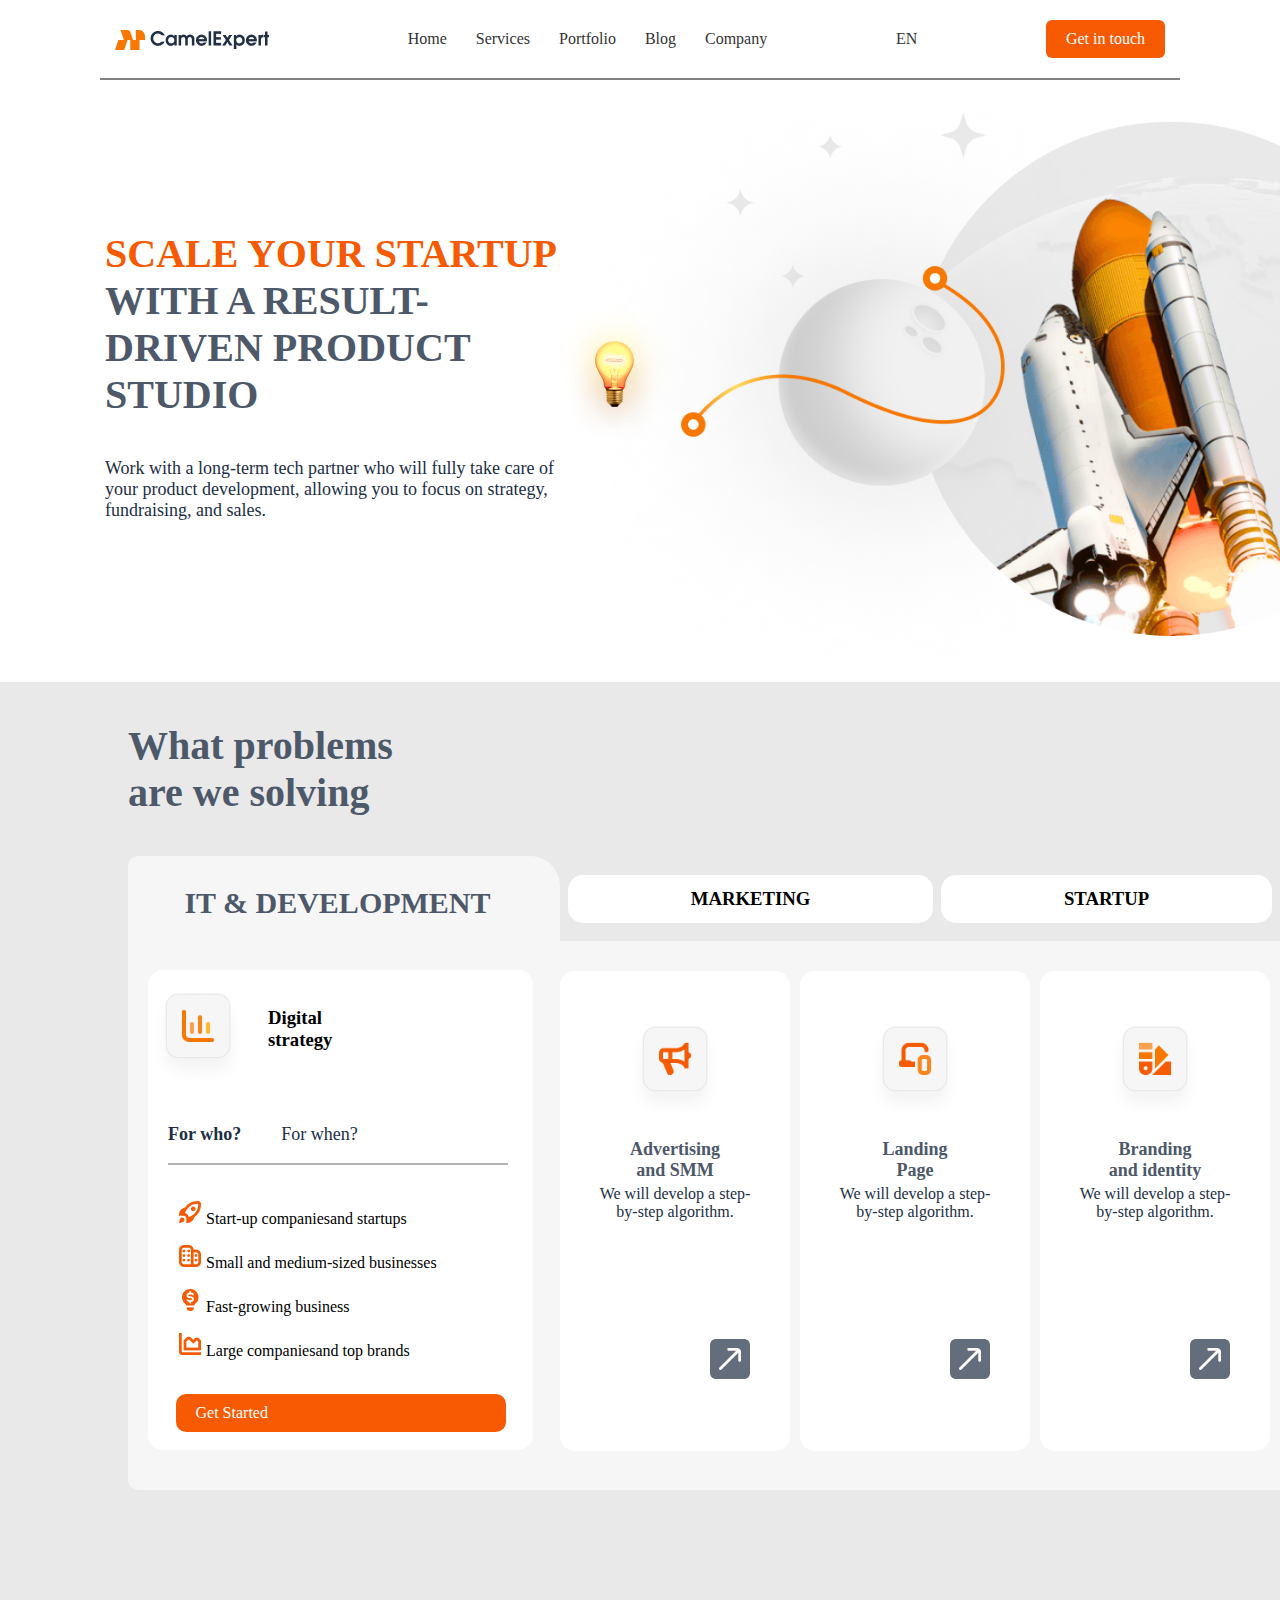
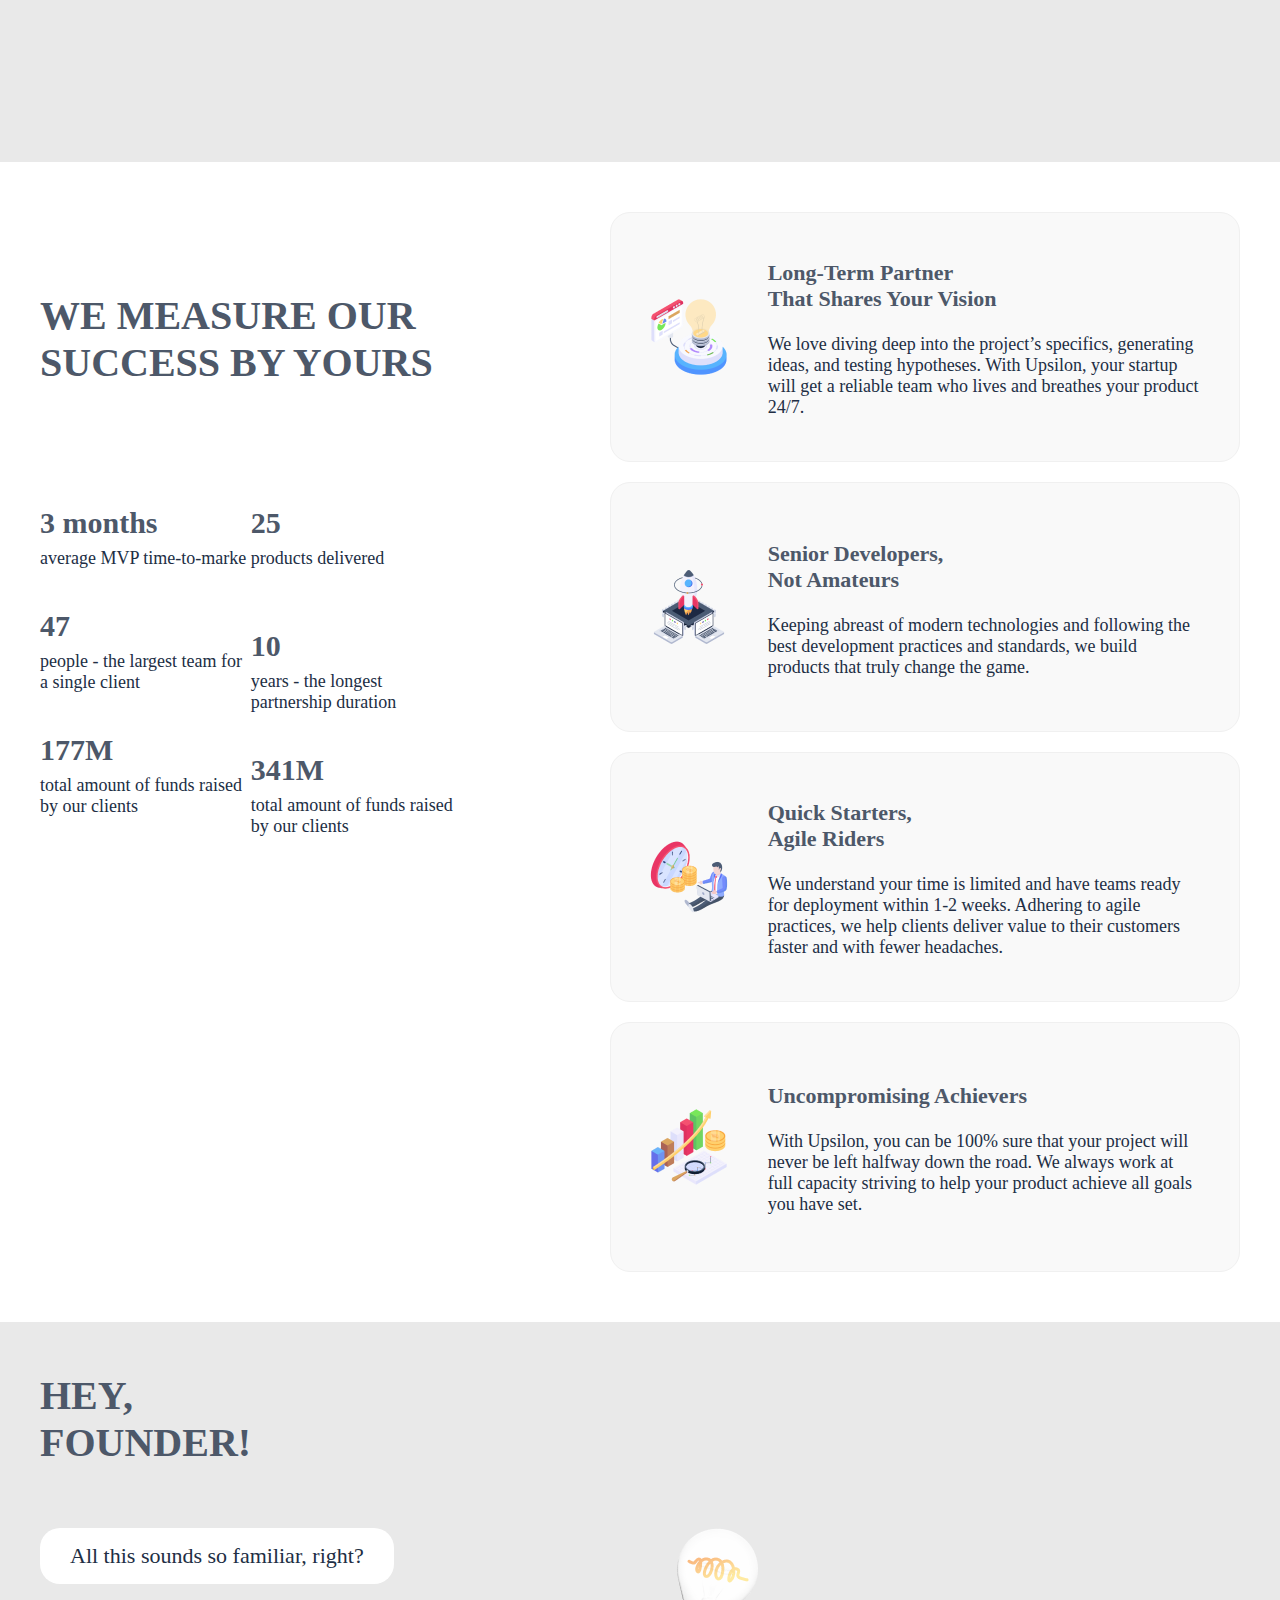
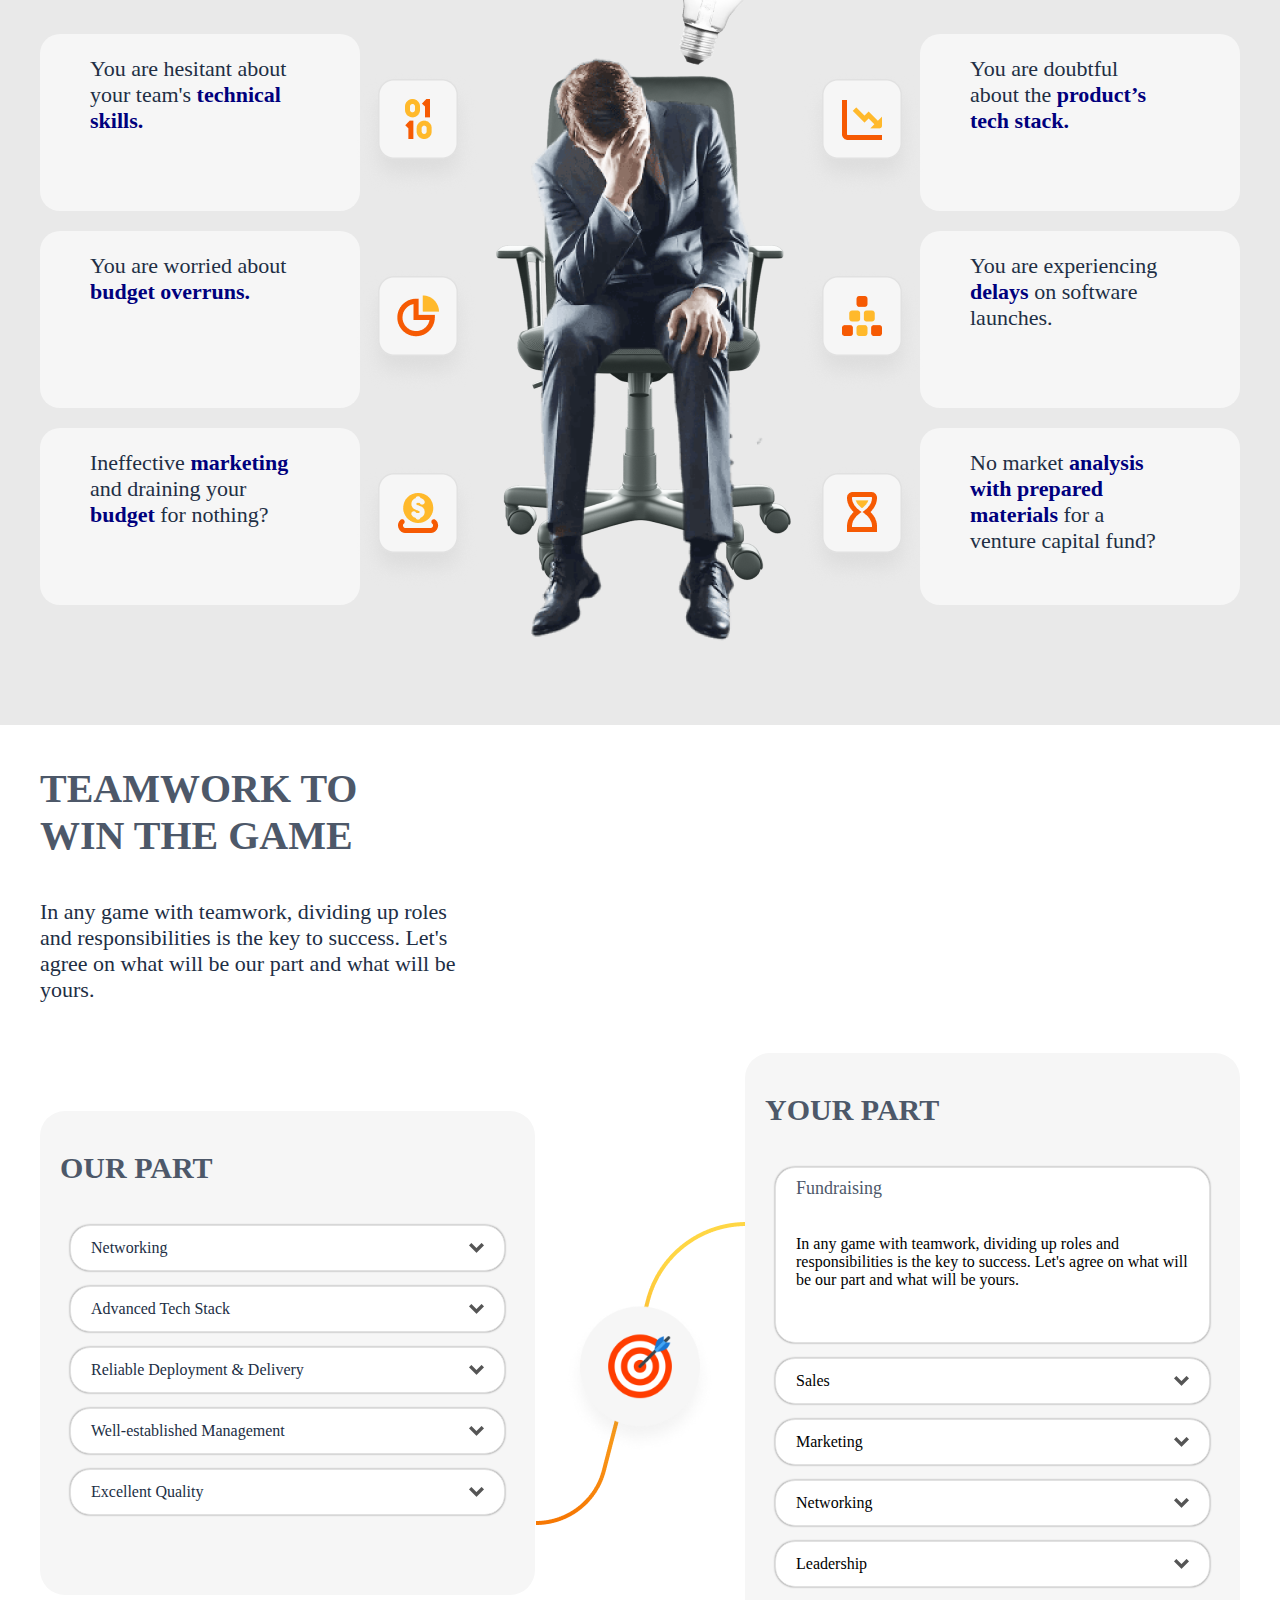
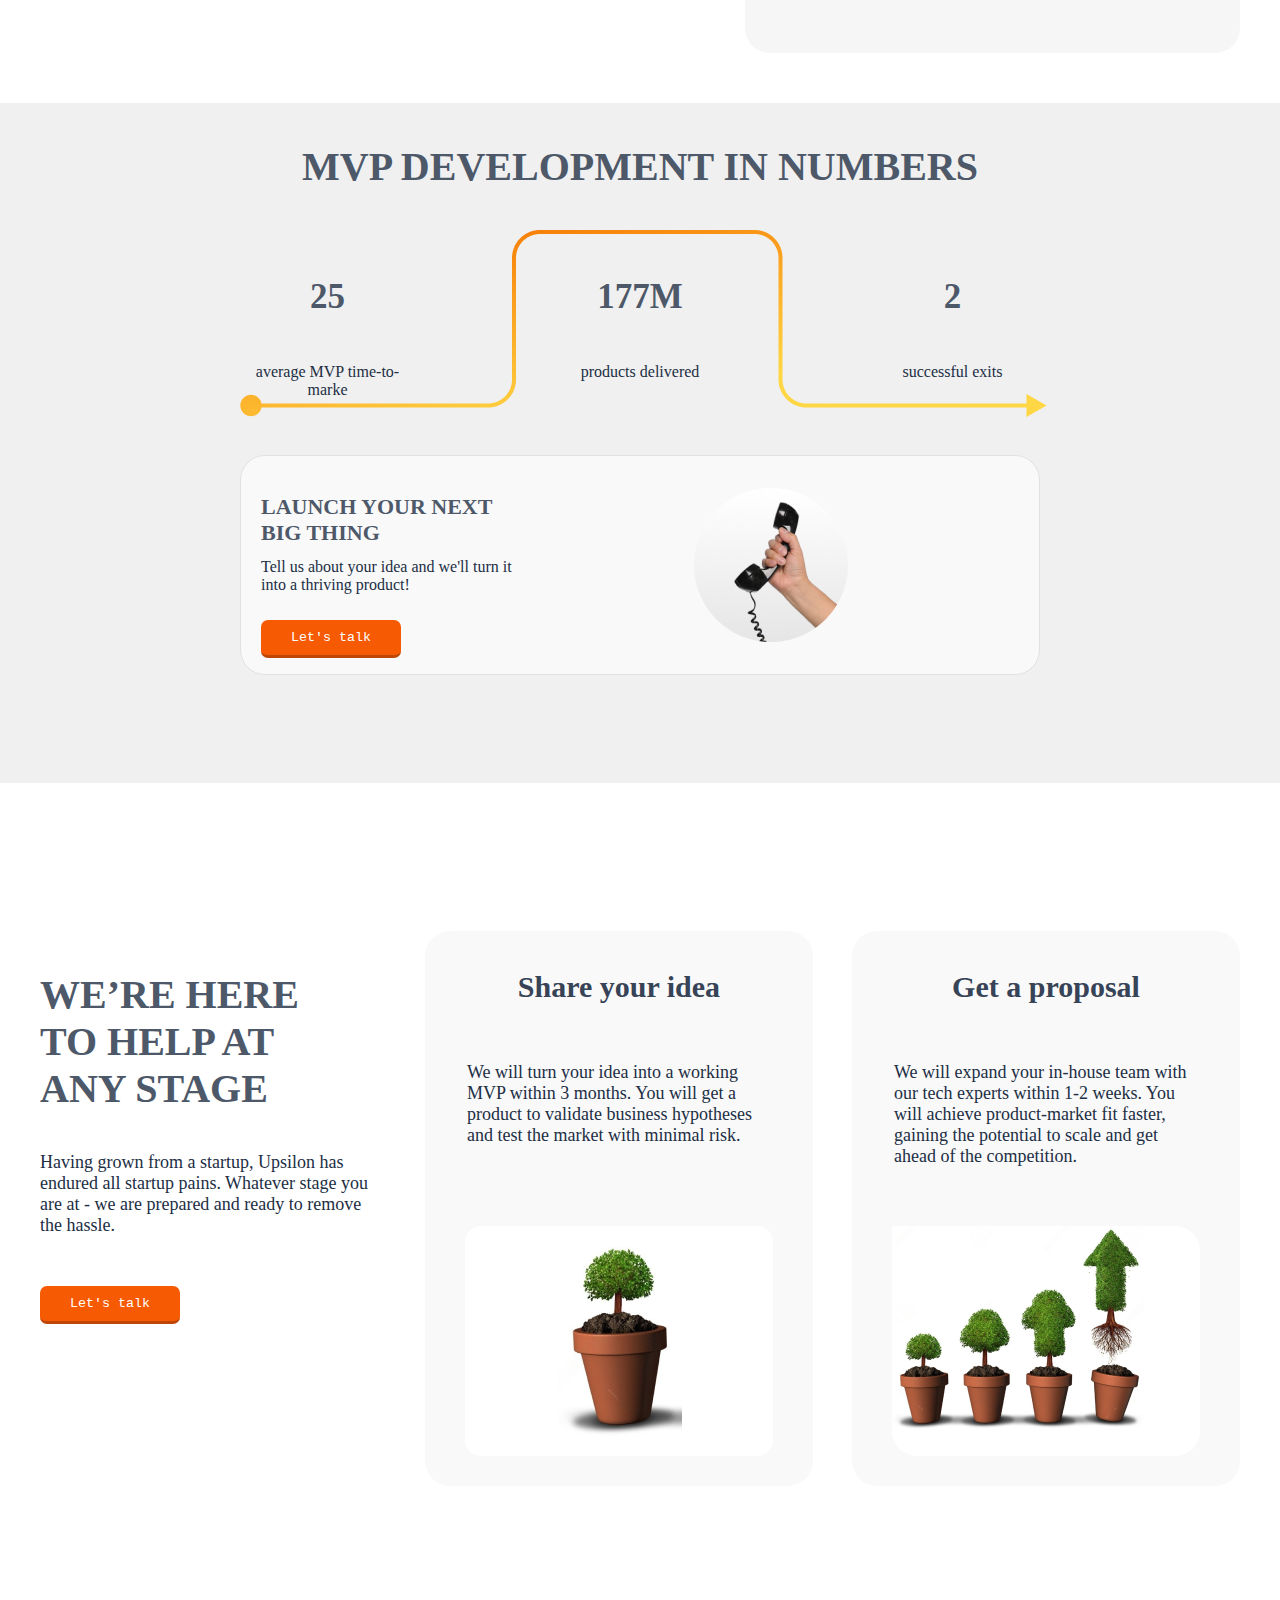
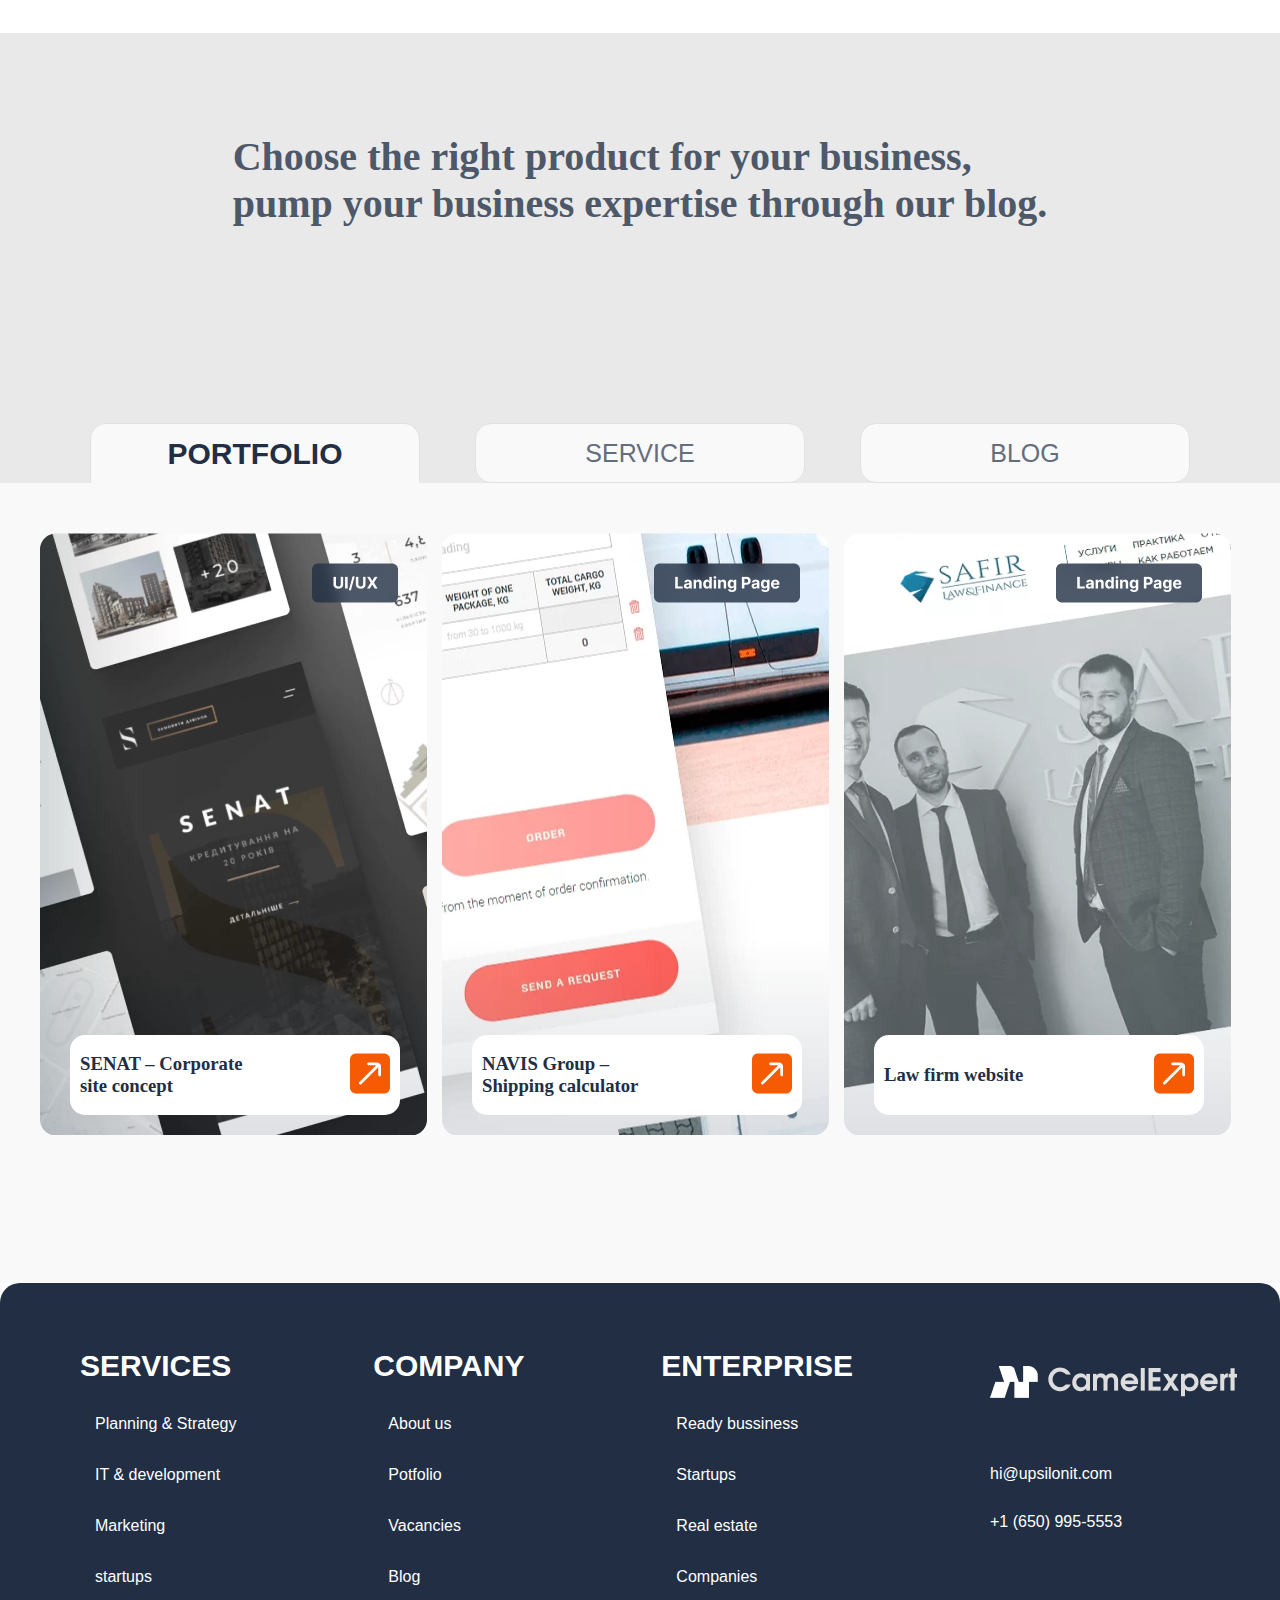
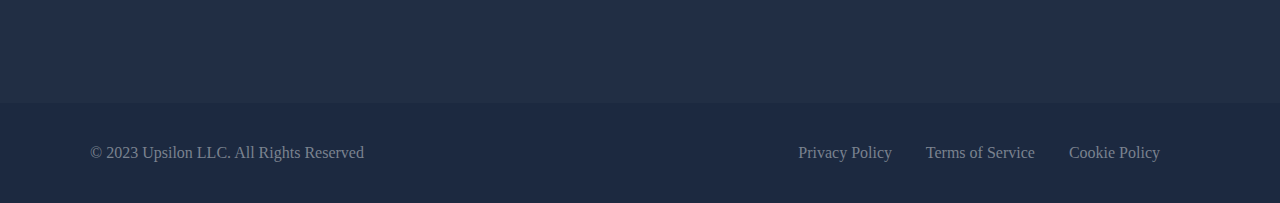
<file: index.html>
<!DOCTYPE html>
<html lang="en">
  <head>
    <meta charset="UTF-8" />
    <meta name="viewport" content="width=device-width, initial-scale=1.0" />
    <title>CamelExpert</title>
    <link
      rel="stylesheet"
      href="https://cdnjs.cloudflare.com/ajax/libs/font-awesome/6.5.2/css/all.min.css"
      integrity="sha512-SnH5WK+bZxgPHs44uWIX+LLJAJ9/2PkPKZ5QiAj6Ta86w+fsb2TkcmfRyVX3pBnMFcV7oQPJkl9QevSCWr3W6A=="
      crossorigin="anonymous"
      referrerpolicy="no-referrer"
    />
    <link rel="stylesheet" href="./style.css" />
  </head>
  <body>
    <header>
      <!-- navbar -->
      <nav class="header__nav">
        <a class="header__navbar-logo" href="#">
          <img
            style="margin-right: 5px"
            src="./svg/Home-logo.svg"
            alt="header-logo"
          /><img src="./images/CamelExpert.png" alt="" />
        </a>
        <div class="header__navbar-list">
          <a href="./due.html">
            <i class="header-icon fa-solid fa-house"></i> Home
          </a>
          <a href="#">
            <i class="header-icon fa-solid fa-rocket"></i> Services</a
          >
          <a href="#">
            <i class="header-icon fa-solid fa-briefcase"></i> Portfolio
          </a>
          <a href="#"> <i class="header-icon fa-solid fa-wifi"></i> Blog</a>
          <a href="#">
            <i class="header-icon fa-solid fa-chart-bar"></i> Company</a
          >
        </div>
        <div class="header__navbar-languagebuy">
          <a href="#"><i class="header-icon1 fa-solid fa-globe"></i> EN</a>
          <a href="#">
            <i class="header-icon2 fa-solid fa-cart-shopping"></i>
          </a>
        </div>
        <a class="header__navbar-btn" href="#">Get in touch</a>
      </nav>
      <!-- header -->
      <div class="header-main">
        <div class="header__text">
          <h3 class="header-title">
            <span style="color: rgba(246, 90, 3, 1)">SCALE YOUR STARTUP</span>
            WITH A RESULT-DRIVEN PRODUCT STUDIO
          </h3>
          <p class="header-text">
            Work with a long-term tech partner who will fully take care of your
            product development, allowing you to focus on strategy, fundraising,
            and sales.
          </p>
        </div>
        <img class="rocketmini" src="./images/rocketmini.png" alt="" />
        <img class="rocket-img" src="./images/rocket.png" alt="" />
        <img src="./images/lamp.png" alt="" class="lamp" />
      </div>
    </header>
    <section class="problem__solving">
      <div class="problem__solving-wrapper">
        <h3 class="problem__solving-title">
          What problems <br />
          are we solving
        </h3>
        <div class="problem__solving-card-all">
          <div class="problem__solving-container">
            <div class="problem__solving-parts">
              <h3 class="problem__solving-parts-title">IT & DEVELOPMENT</h3>
            </div>
            <div class="problem__solving-cards">
              <div class="problem__solving-card">
                <div class="statistic__problem-card">
                  <img src="./images/statistic problem solving.png" alt="" />
                  <h3>
                    Digital <br />
                    strategy
                  </h3>
                </div>
                <div class="statistic__problem-card-part">
                  <p style="font-weight: 700; color: rgba(33, 46, 68, 1)">
                    For who?
                  </p>
                  <p>For when?</p>
                </div>
                <div class="it-development-mutation">
                  <p>
                    <img src="./svg/minirocket.svg" alt="" /> Start-up
                    companiesand startups
                  </p>
                  <p>
                    <img src="./images/iconbino.png" alt="" /> Small and
                    medium-sized businesses
                  </p>
                  <p>
                    <img src="./images/dollorlamp.png" alt="" /> Fast-growing
                    business
                  </p>
                  <p>
                    <img src="./images/statistikcha.png" alt="" /> Large
                    companiesand top brands
                  </p>
                </div>
                <a class="it__development-btn" href="#">
                  Get Started
                  <span><i class="fa-solid fa-arrow-turn-up"></i></span>
                </a>
              </div>
            </div>
          </div>
          <div class="problem__solving-other">
            <div class="other-card-title">
              <h3 id="marketing-title">MARKETING</h3>
              <h3 id="startup-title">STARTUP</h3>
            </div>
            <div class="other-cards-wrapper">
              <div class="problem__solving-card problem__solving-cardmini">
                <img class="other-card-img" src="./images/karnay.png" alt="" />

                <h3 class="other-card-title-inside">
                  Advertising <br />
                  and SMM
                </h3>
                <p class="other-card-text">
                  We will develop a step- <br />by-step algorithm.
                </p>
                <a href="#"
                  ><img id="arrowlink" src="./images/arrowlink.png" alt=""
                /></a>
              </div>
              <div class="problem__solving-card problem__solving-cardmini">
                <img
                  class="other-card-img"
                  src="./images/komp-mobile.png"
                  alt=""
                />
                <h3 class="other-card-title-inside">
                  Landing <br />
                  Page
                </h3>
                <p class="other-card-text">
                  We will develop a step- <br />by-step algorithm.
                </p>
                <a href="#">
                  <img id="arrowlink" src="./images/arrowlink.png" alt="" />
                </a>
              </div>
              <div class="problem__solving-card problem__solving-cardmini">
                <img class="other-card-img" src="images/corner.png" alt="" />
                <h3 class="other-card-title-inside">
                  Branding <br />
                  and identity
                </h3>
                <p class="other-card-text">
                  We will develop a step- <br />by-step algorithm.
                </p>
                <a href="#">
                  <img id="arrowlink" src="./images/arrowlink.png" alt="" />
                </a>
              </div>
            </div>
          </div>
        </div>
      </div>
    </section>
    <section class="employer">
      <div class="employer-wrapper">
        <div class="employer__text">
          <h3 class="employer-title">WE MEASURE OUR SUCCESS BY YOURS</h3>
          <div class="employer-text">
            <div class="employer-text-left">
              <div class="employer-text-left-minicard">
                <h4>3 months</h4>
                <p>average MVP time-to-marke</p>
              </div>
              <div class="employer-text-left-minicard">
                <h4>47</h4>
                <p>people - the largest team for a single client</p>
              </div>
              <div class="employer-text-left-minicard">
                <h4>177M</h4>
                <p>total amount of funds raised by our clients</p>
              </div>
            </div>
            <div class="employer-text-right">
              <div class="employer-text-left-minicard">
                <h4>25</h4>
                <p style="margin-bottom: 60px">products delivered</p>
              </div>
              <div class="employer-text-left-minicard">
                <h4>10</h4>
                <p>years - the longest partnership duration</p>
              </div>
              <div class="employer-text-left-minicard">
                <h4>341M</h4>
                <p>total amount of funds raised by our clients</p>
              </div>
            </div>
          </div>
        </div>
        <div class="employer__card-container">
          <div class="employer__card" style="margin-top: 50px">
            <img src="./images/long-terms.png" alt="" />
            <div class="employer__card-text">
              <h3>
                Long-Term Partner <br />
                That Shares Your Vision
              </h3>
              <p>
                We love diving deep into the project’s specifics, generating
                ideas, and testing hypotheses. With Upsilon, your startup will
                get a reliable team who lives and breathes your product 24/7.
              </p>
            </div>
          </div>
          <div class="employer__card">
            <img src="./images/senior developer.png" alt="" />
            <div class="employer__card-text">
              <h3>
                Senior Developers, <br />
                Not Amateurs
              </h3>
              <p>
                Keeping abreast of modern technologies and following the best
                development practices and standards, we build products that
                truly change the game.
              </p>
            </div>
          </div>
          <div class="employer__card">
            <img src="images/quick starter.png" alt="" />
            <div class="employer__card-text">
              <h3>
                Quick Starters, <br />
                Agile Riders
              </h3>
              <p>
                We understand your time is limited and have teams ready for
                deployment within 1-2 weeks. Adhering to agile practices, we
                help clients deliver value to their customers faster and with
                fewer headaches.
              </p>
            </div>
          </div>
          <div class="employer__card" style="margin-bottom: 50px">
            <img src="images/uncompromising.png" alt="" />
            <div class="employer__card-text">
              <h3>Uncompromising Achievers</h3>
              <p>
                With Upsilon, you can be 100% sure that your project will never
                be left halfway down the road. We always work at full capacity
                striving to help your product achieve all goals you have set.
              </p>
            </div>
          </div>
        </div>
      </div>
    </section>
    <section class="founder">
      <div class="founder-wrapper">
        <div class="founder-text">
          <h3 class="founder-text-title">
            HEY, <br />
            FOUNDER!
          </h3>
          <div
            style="
              display: flex;
              justify-content: space-between;
              align-items: start;
            "
          >
            <p class="founter-txts">All this sounds so familiar, right?</p>
            <img id="chairmanmini" src="./images/chairmanmini.png" alt="" />
          </div>
        </div>
        <div class="founder-cards">
          <img class="stressman" src="./images/stressman.png" alt="" />
          <img class="lampidea" src="./images/Lamp idea.png" alt="" />
          <div class="founder-card-left">
            <div class="founder-card-container">
              <p>
                You are hesitant about your team's
                <span> technical skills.</span>
              </p>
              <img class="founder-left" src="./images/01.png" alt="" />
            </div>
            <div class="founder-card-container">
              <p>You are worried about <span> budget overruns.</span></p>
              <img class="founder-left" src="./images/01circle.png" alt="" />
            </div>
            <div class="founder-card-container">
              <p>
                Ineffective <span> marketing</span> and draining your
                <span> budget </span>for nothing?
              </p>
              <img class="founder-left" src="./images/01dollor.png" alt="" />
            </div>
          </div>

          <div class="founder-card-right">
            <div class="founder-card-container">
              <p>
                You are doubtful about the <span> product’s tech stack.</span>
              </p>
              <img
                class="founder-right"
                src="./images/01statistic.png"
                alt=""
              />
            </div>
            <div class="founder-card-container">
              <p>
                You are experiencing <span> delays</span> on software launches.
              </p>
              <img class="founder-right" src="./images/01piramid.png" alt="" />
            </div>
            <div class="founder-card-container">
              <p>
                No market <span> analysis with prepared materials</span> for a
                venture capital fund?
              </p>
              <img class="founder-right" src="./images/01time.png" alt="" />
            </div>
          </div>
        </div>
      </div>
    </section>
    <section class="teamwork">
      <div class="teamwork-wrapper">
        <h3 class="teamwork-title">
          TEAMWORK TO <br />
          WIN THE GAME
        </h3>
        <p class="teamwork-text">
          In any game with teamwork, dividing up roles and responsibilities is
          the key to success. Let's agree on what will be our part and what will
          be yours.
        </p>
        <div class="teamwork-cards">
          <img
            style="position: absolute; top: 26%; left: 41.3%; z-index: -1"
            src="./images/vectorline.png"
            alt=""
          />
          <div class="teamwork-card">
            <h4 class="teamwork-card-title">OUR PART</h4>
            <div class="teamwork-card-part">
              <p>Networking</p>
              <img src="./images/arrowdown.png" alt="" />
            </div>
            <div class="teamwork-card-part">
              <p>Advanced Tech Stack</p>
              <img src="./images/arrowdown.png" alt="" />
            </div>
            <div class="teamwork-card-part">
              <p>Reliable Deployment & Delivery</p>
              <img src="./images/arrowdown.png" alt="" />
            </div>
            <div class="teamwork-card-part">
              <p>Well-established Management</p>
              <img src="./images/arrowdown.png" alt="" />
            </div>
            <div class="teamwork-card-part">
              <p>Excellent Quality</p>
              <img src="./images/arrowdown.png" alt="" />
            </div>
          </div>
          <img
            id="targetdesktop"
            style="width: 154px; height: 154px"
            src="./images/target.png"
            alt=""
          />
          <img
            id="teamwork-target-mini"
            src="./images/teamwork-target-mini.png"
            alt=""
          />
          <div class="teamwork-card2">
            <h4 class="teamwork-card-title">YOUR PART</h4>
            <div class="teamwork-card-part3">
              <p id="fundraising">
                <span style="font-size: 18px"> Fundraising</span> <br />
                <br />
                In any game with teamwork, dividing up roles and
                responsibilities is the key to success. Let's agree on what will
                be our part and what will be yours.
              </p>
            </div>
            <div class="teamwork-card-part2">
              <p>Sales</p>
              <img src="./images/arrowdown.png" alt="" />
            </div>
            <div class="teamwork-card-part2">
              <p>Marketing</p>
              <img src="./images/arrowdown.png" alt="" />
            </div>
            <div class="teamwork-card-part2">
              <p>Networking</p>
              <img src="./images/arrowdown.png" alt="" />
            </div>
            <div class="teamwork-card-part2">
              <p>Leadership</p>
              <img src="./images/arrowdown.png" alt="" />
            </div>
          </div>
        </div>
      </div>
    </section>
    <section class="MVP-development">
      <div class="MVP-development-wrapper">
        <h3 class="MVP-development-title">MVP DEVELOPMENT IN NUMBERS</h3>
        <div class="MVP-development-text">
          <img id="MVP-development-img" src="./images/MVP-line.png" alt="" />
          <img id="mvp-line-mini" src="./images/mvp-line-mini.png" alt="" />
          <div style="margin-right: 90px" class="MVP-development-text1">
            <h4>25</h4>
            <p>average MVP time-to- <br />marke</p>
          </div>
          <div class="MVP-development-text1">
            <h4>177M</h4>
            <p>products delivered</p>
          </div>
          <div
            style="margin-left: 90px"
            class="MVP-development-text1 MVP-developlment-mini"
          >
            <h4>2</h4>
            <p>successful exits</p>
          </div>
        </div>
        <div class="MVP-development-call">
          <div class="MVP-development-call-text">
            <h3>LAUNCH YOUR NEXT BIG THING</h3>
            <p>
              Tell us about your idea and we'll turn it into a thriving product!
            </p>
            <button id="talk-btn">Let's talk</button>
          </div>
          <div class="desktop-call">
            <img src="images/call.png" />
            <button class="talk-btn-mini">Let's talk</button>
          </div>
        </div>
      </div>
    </section>
    <section class="help">
      <div class="help-wrapper">
        <div class="help-text">
          <h3>
            WE’RE HERE <br />
            TO HELP AT <br />
            ANY STAGE
          </h3>
          <p style="width: 346px">
            Having grown from a startup, Upsilon has endured all startup pains.
            Whatever stage you are at - we are prepared and ready to remove the
            hassle.
          </p>
          <button id="talk-btn">Let's talk</button>
        </div>
        <div class="help-card">
          <h4>Share your idea</h4>
          <p style="width: 304px">
            We will turn your idea into a working MVP within 3 months. You will
            get a product to validate business hypotheses and test the market
            with minimal risk.
          </p>
          <div class="tree-img">
            <img src="images/single-tree.png" alt="" />
          </div>
        </div>
        <div class="help-card">
          <h4>Get a proposal</h4>
          <p style="width: 304px">
            We will expand your in-house team with our tech experts within 1-2
            weeks. You will achieve product-market fit faster, gaining the
            potential to scale and get ahead of the competition.
          </p>
          <div class="tree-img">
            <img style="left: 20px" src="images/multiple-tree.png" alt="" />
          </div>
        </div>
      </div>
    </section>
    <section class="portfolio">
      <div class="portfolio-wrapper">
        <h3>
          Choose the right product for your business, <br />
          pump your business expertise through our blog.
        </h3>
        <div class="portfolio-btns">
          <button id="portfolio-btn1">PORTFOLIO</button>
          <button>SERVICE</button>
          <button>BLOG</button>
        </div>
      </div>
    </section>
    <section class="portfolio-container">
      <div class="portfolio-imgs">
        <div class="portfolio-img">
          <div id="portfolio-tag">
            <h3>
              SENAT – Corporate <br />
              site concept
            </h3>
            <a href="#"><img src="./images/arrowbrown.png" alt="" /></a>
          </div>
        </div>
        <div class="portfolio-img2">
          <div id="portfolio-tag">
            <h3>
              NAVIS Group – <br />
              Shipping calculator
            </h3>
            <a href="#"><img src="./images/arrowbrown.png" alt="" /></a>
          </div>
        </div>
        <div class="portfolio-img3">
          <div id="portfolio-tag">
            <h3>Law firm website</h3>
            <a href="#"><img src="./images/arrowbrown.png" alt="" /></a>
          </div>
        </div>
      </div>
    </section>
    <footer>
      <div class="footer-wrapper">
        <ul class="desktop-footer-list">
          <li>SERVICES</li>
          <li>
            <i class="footer-icon fa-solid fa-chart-column"></i
            ><a href="#"> Planning & Strategy</a>
          </li>
          <li>
            <i class="footer-icon fa-solid fa-code"></i
            ><a href="#">IT & development</a>
          </li>
          <li>
            <i class="footer-icon fa-solid fa-bullseye"></i
            ><a href="#"> Marketing</a>
          </li>
          <li>
            <i class="footer-icon fa-solid fa-rocket"></i
            ><a href="#"> startups</a>
          </li>
        </ul>
        <ul class="desktop-footer-list">
          <li>COMPANY</li>
          <li>
            <i class="footer-icon fa-solid fa-circle-info"></i
            ><a href="#"> About us</a>
          </li>
          <li>
            <i class="footer-icon fa-solid fa-briefcase"></i
            ><a href="#"> Potfolio</a>
          </li>
          <li>
            <i class="footer-icon fa-brands fa-vaadin"></i
            ><a href="#"> Vacancies</a>
          </li>
          <li>
            <i class="footer-icon fa-solid fa-rss"></i><a href="#"> Blog</a>
          </li>
        </ul>
        <ul class="desktop-footer-list">
          <li>ENTERPRISE</li>
          <li>
            <i class="footer-icon fa-solid fa-rocket"></i
            ><a href="#"> Ready bussiness</a>
          </li>
          <li>
            <i class="footer-icon fa-solid fa-bitcoin-sign"></i
            ><a href="#"> Startups</a>
          </li>
          <li>
            <i class="footer-icon fa-solid fa-house-user"></i
            ><a href="#"> Real estate</a>
          </li>
          <li>
            <i class="footer-icon fa-solid fa-briefcase"></i
            ><a href="#"> Companies</a>
          </li>
        </ul>
        <div class="footer-contact">
          <ul>
            <li><img src="./images/icon.png" alt="icon" /></li>
            <li><a href="#">hi@upsilonit.com </a></li>
            <li><p>+1 (650) 995-5553</p></li>
            <li>
              <div class="footer-brand">
                <a href="#"><i class="fa-brands fa-instagram"></i></a>
                <a href="#"><i class="fa-brands fa-linkedin"></i></a>
                <a href="#"><i class="fa-brands fa-youtube"></i></a>
                <a href="#"><i class="fa-brands fa-facebook"></i></a>
                <a href="#"><i class="fa-brands fa-square-x-twitter"></i></a>
              </div>
            </li>
          </ul>
        </div>
      </div>
      <div class="footer-about">
        <div class="footer-about-container">
          <p style="color: rgba(122, 130, 143, 1)">
            © 2023 Upsilon LLC. All Rights Reserved
          </p>
          <div class="footer-about-link">
            <a href="#">Privacy Policy</a>
            <a href="#">Terms of Service</a>
            <a href="#">Cookie Policy</a>
          </div>
        </div>
      </div>
    </footer>
  </body>
</html>
</file>
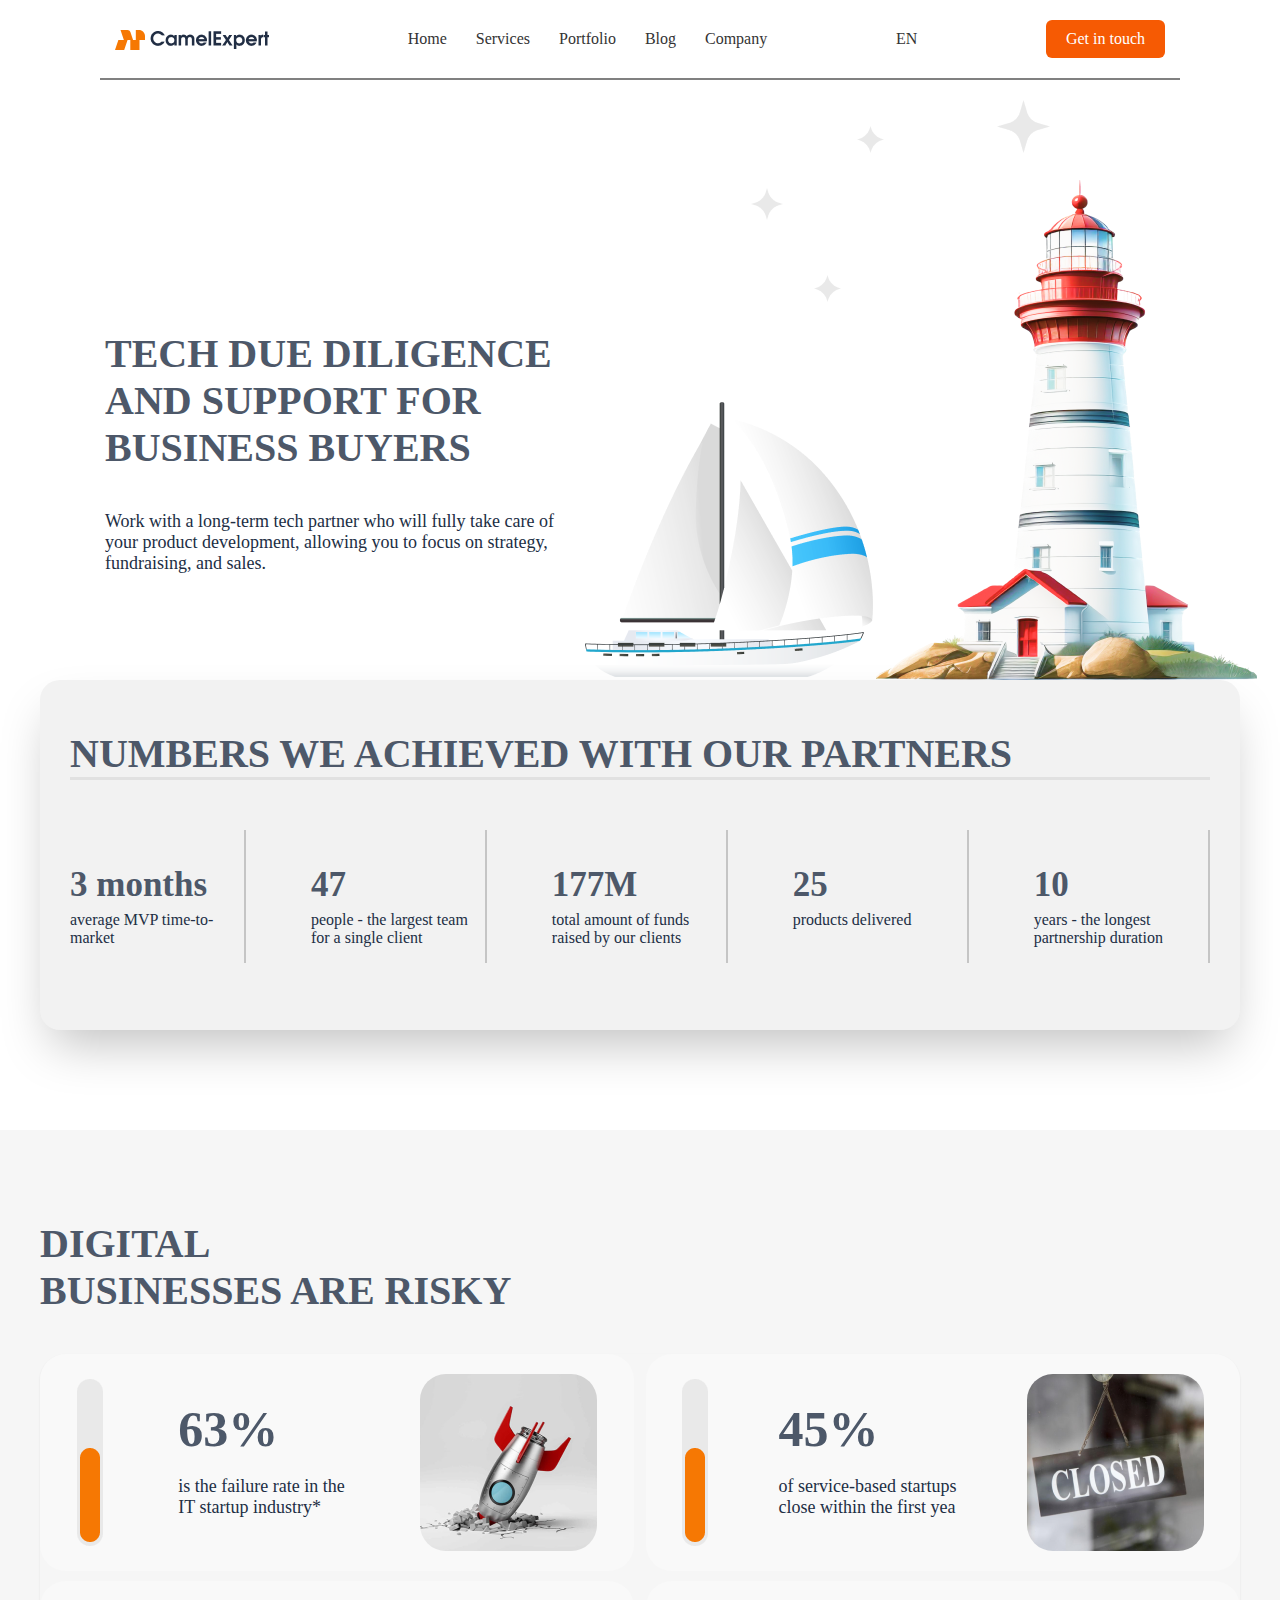
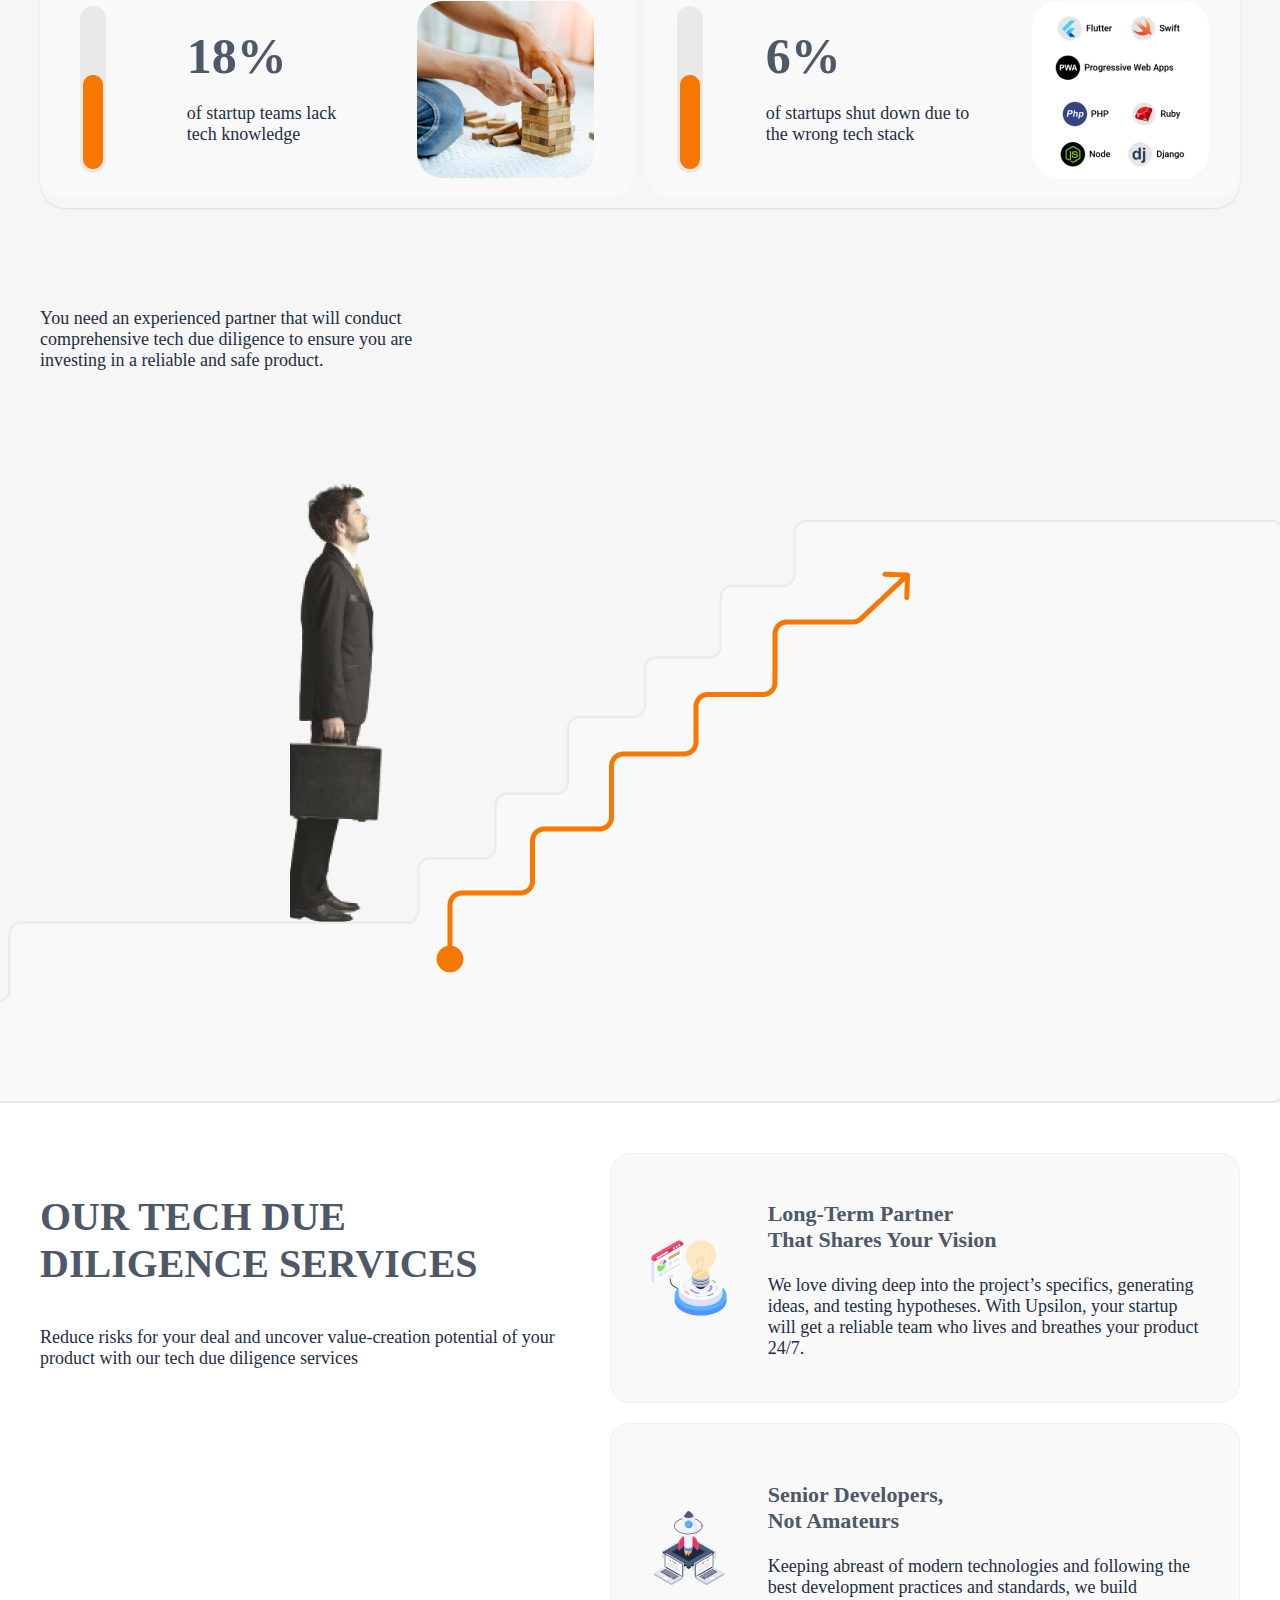
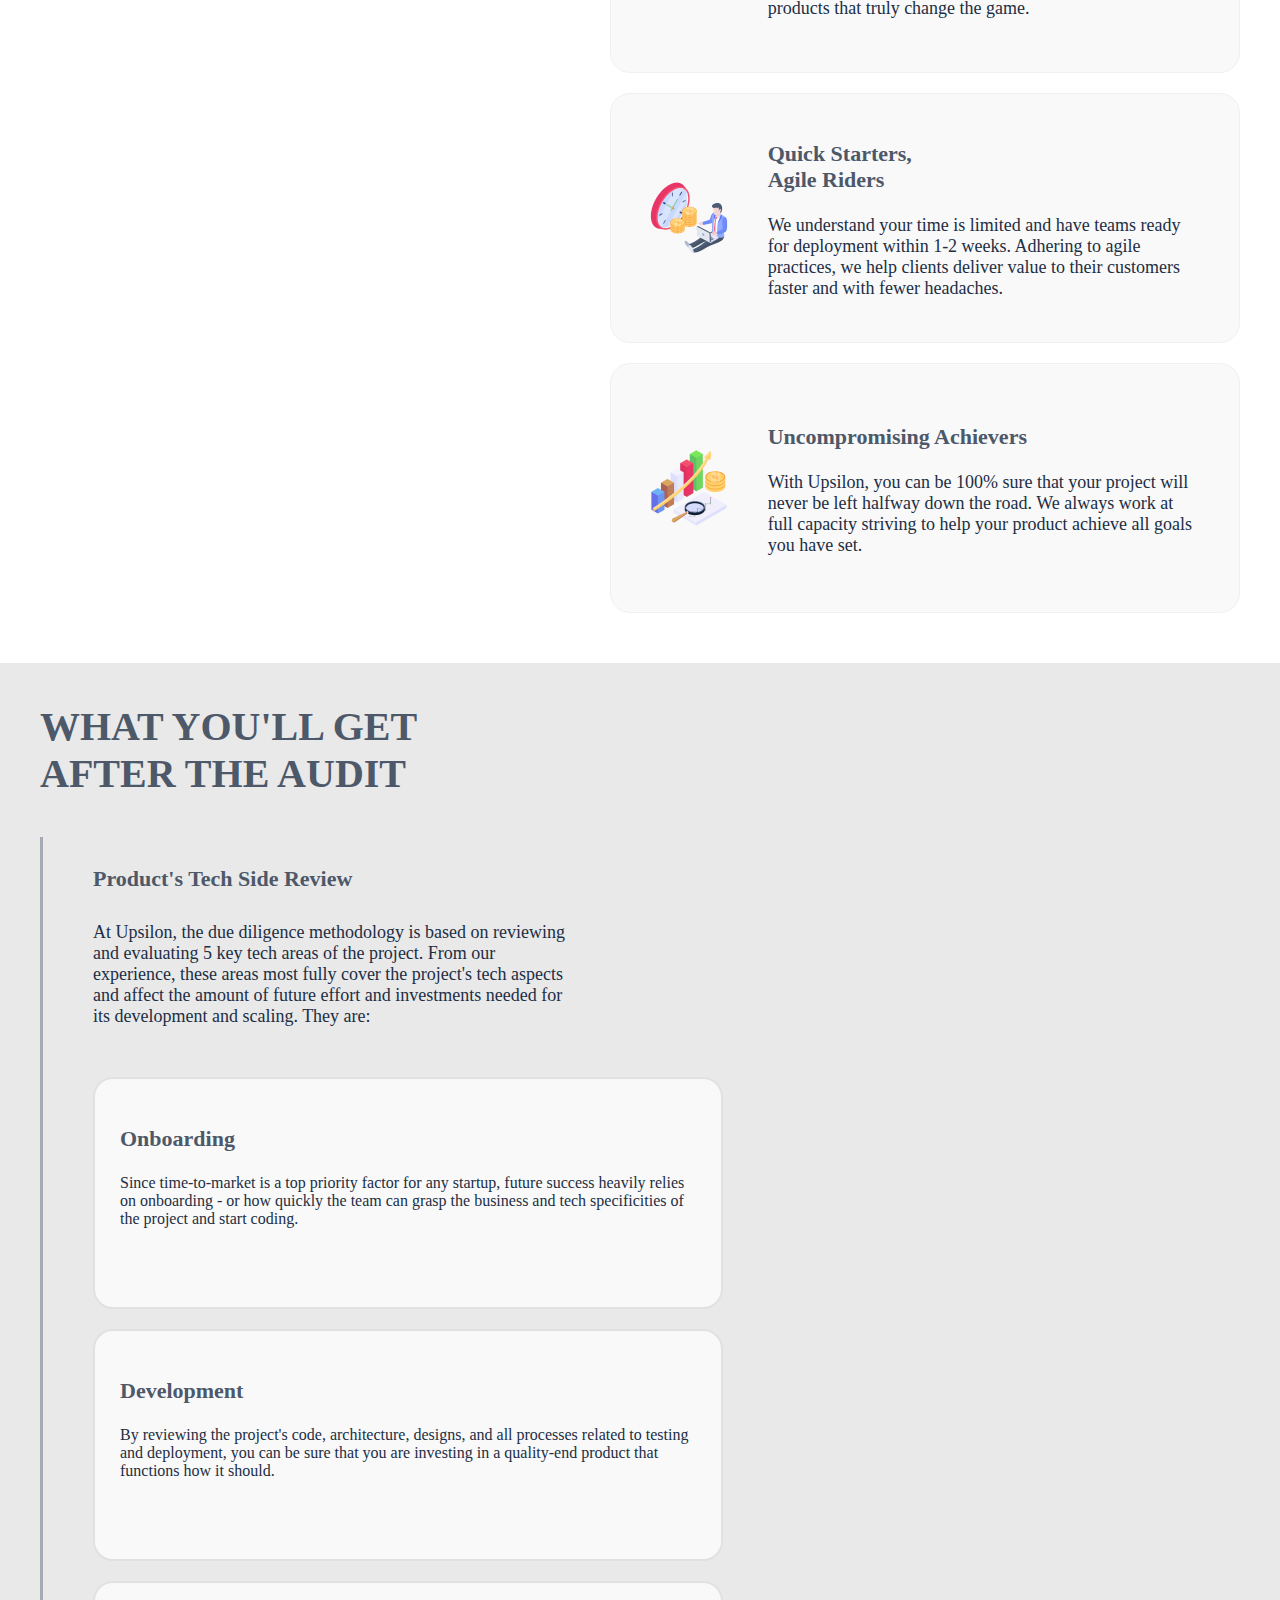
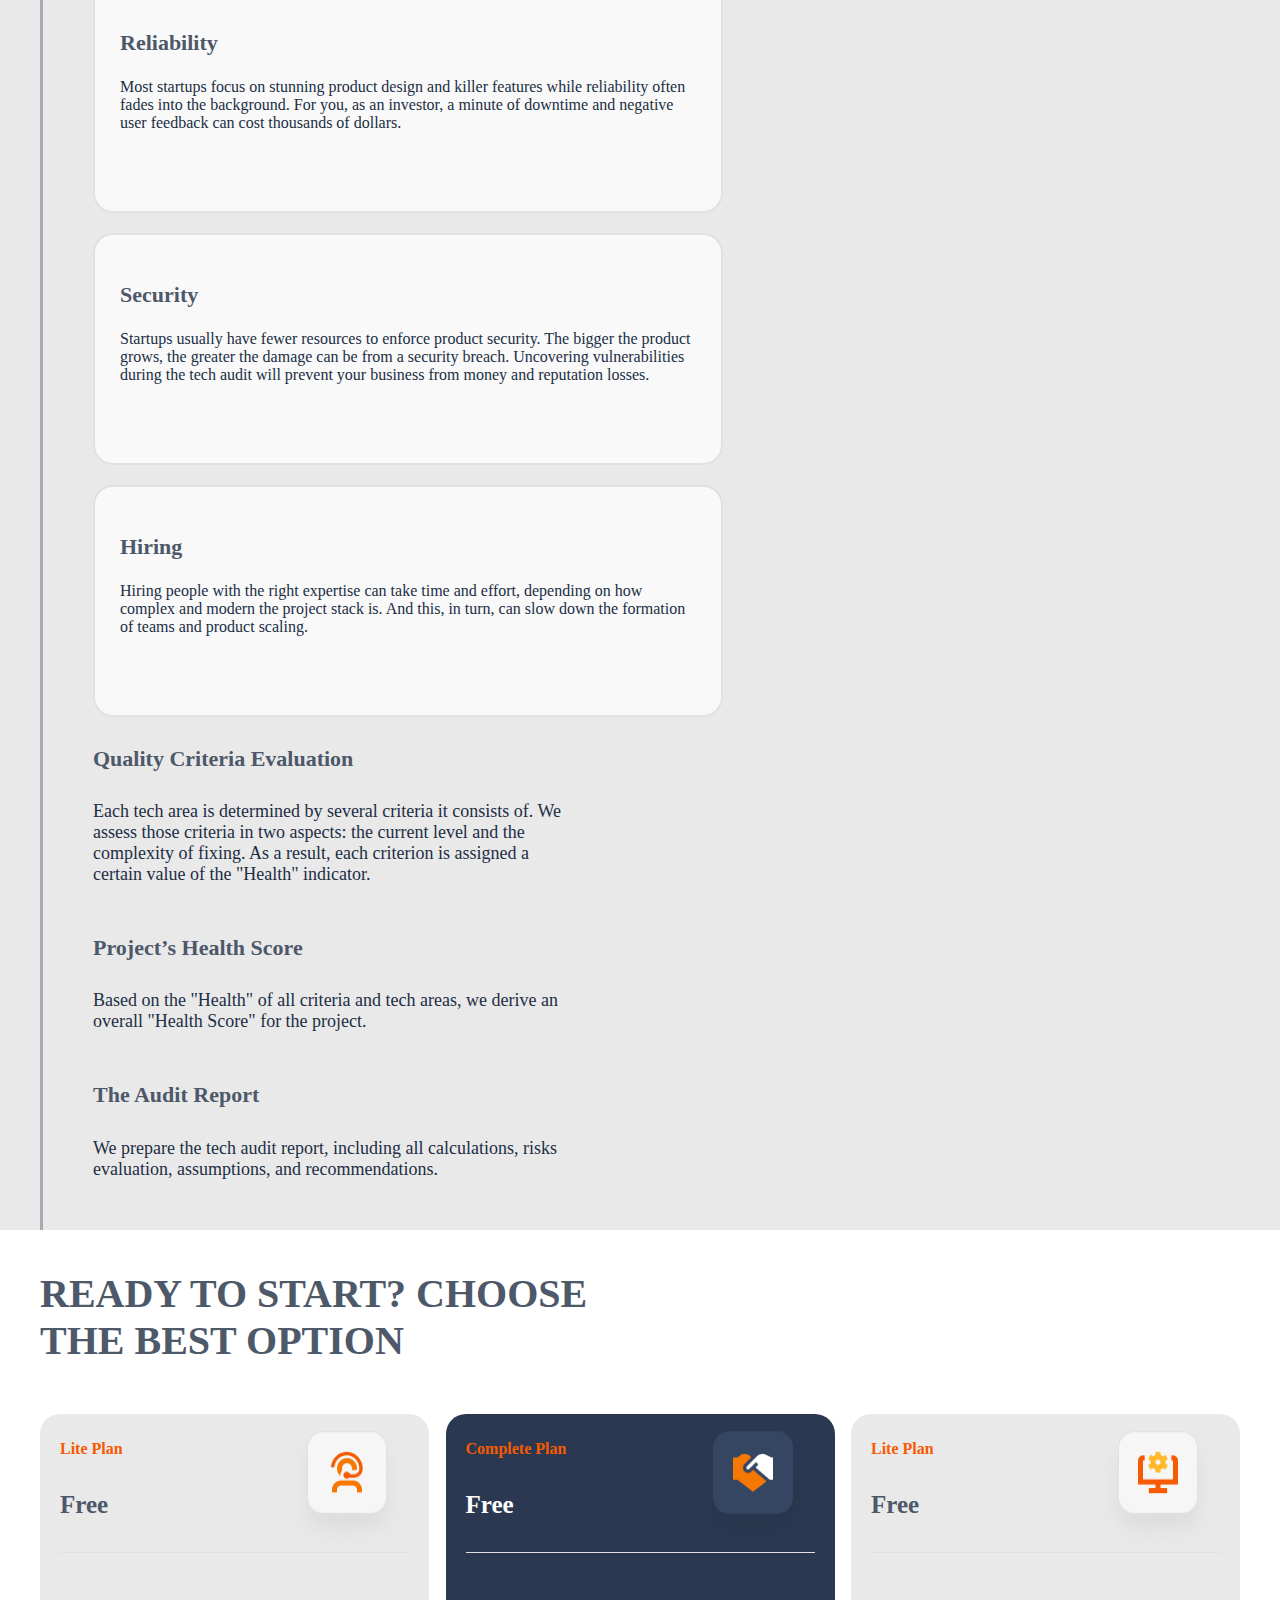
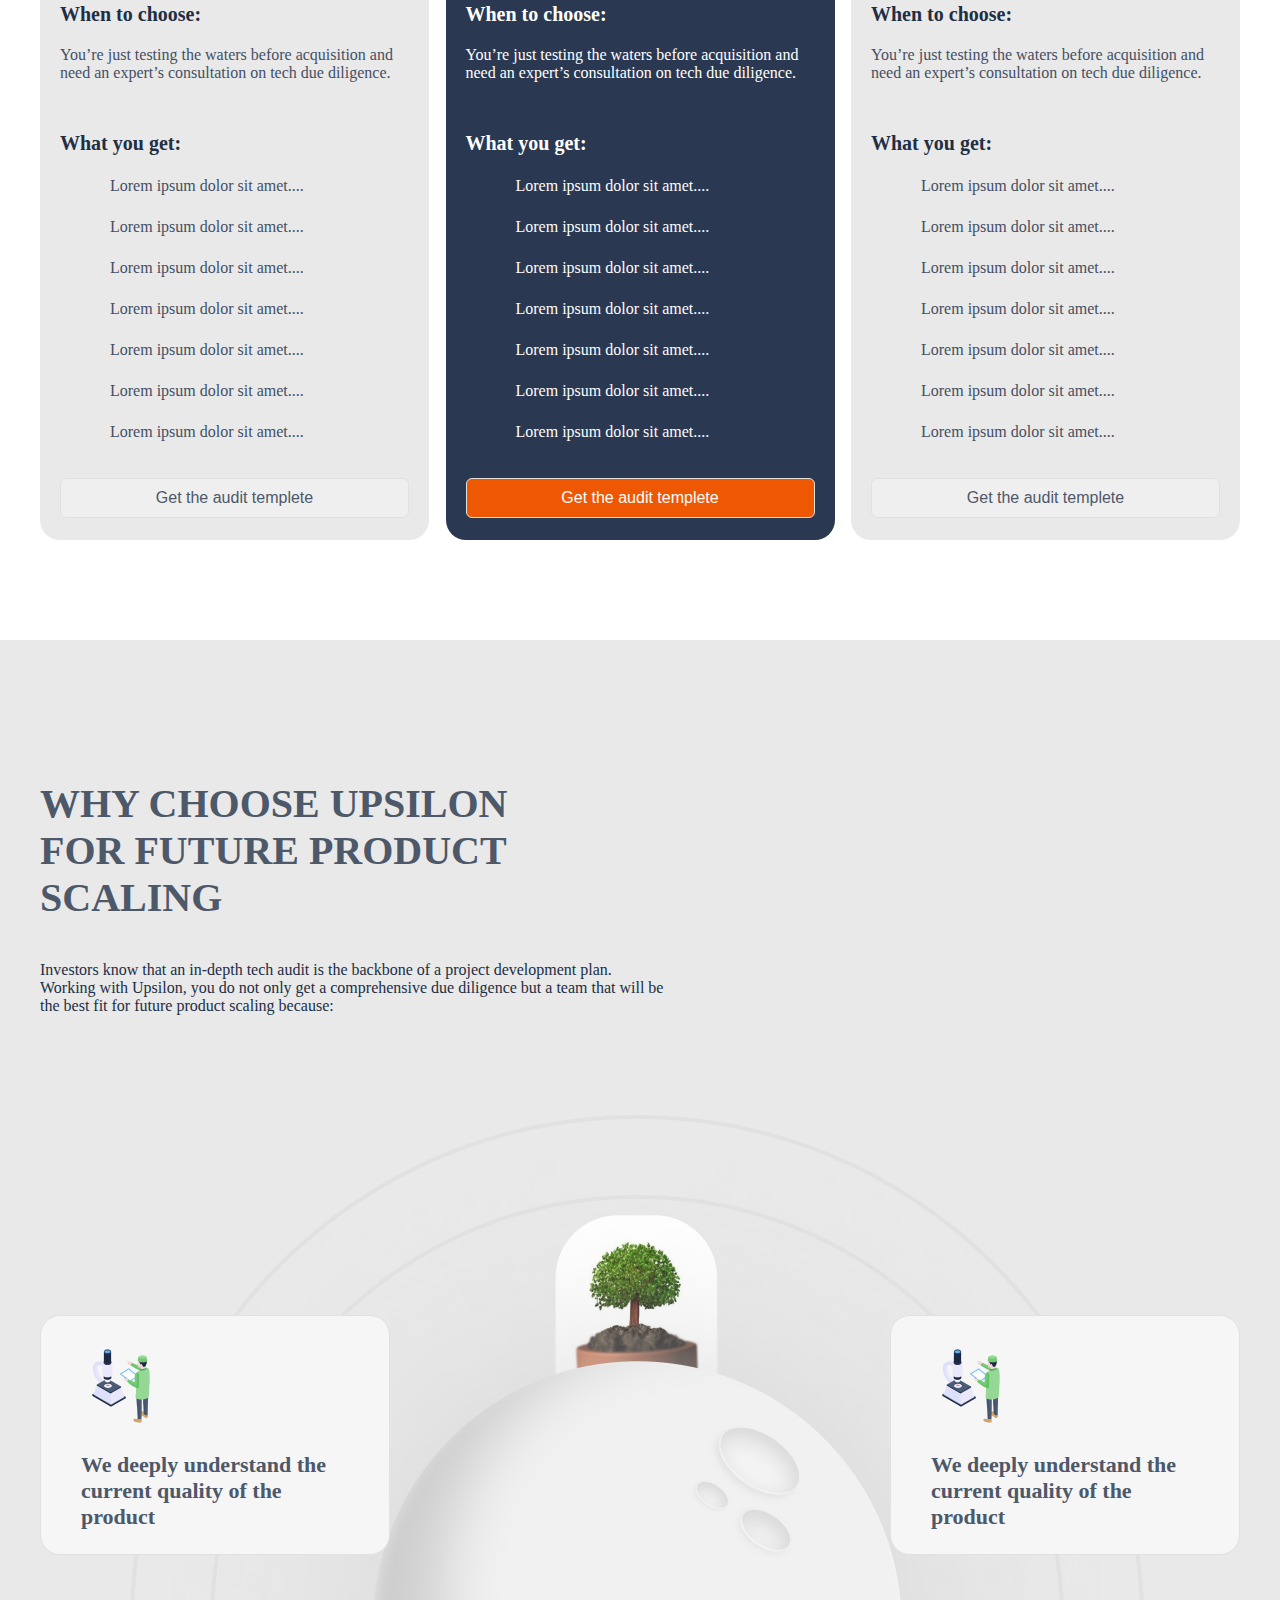
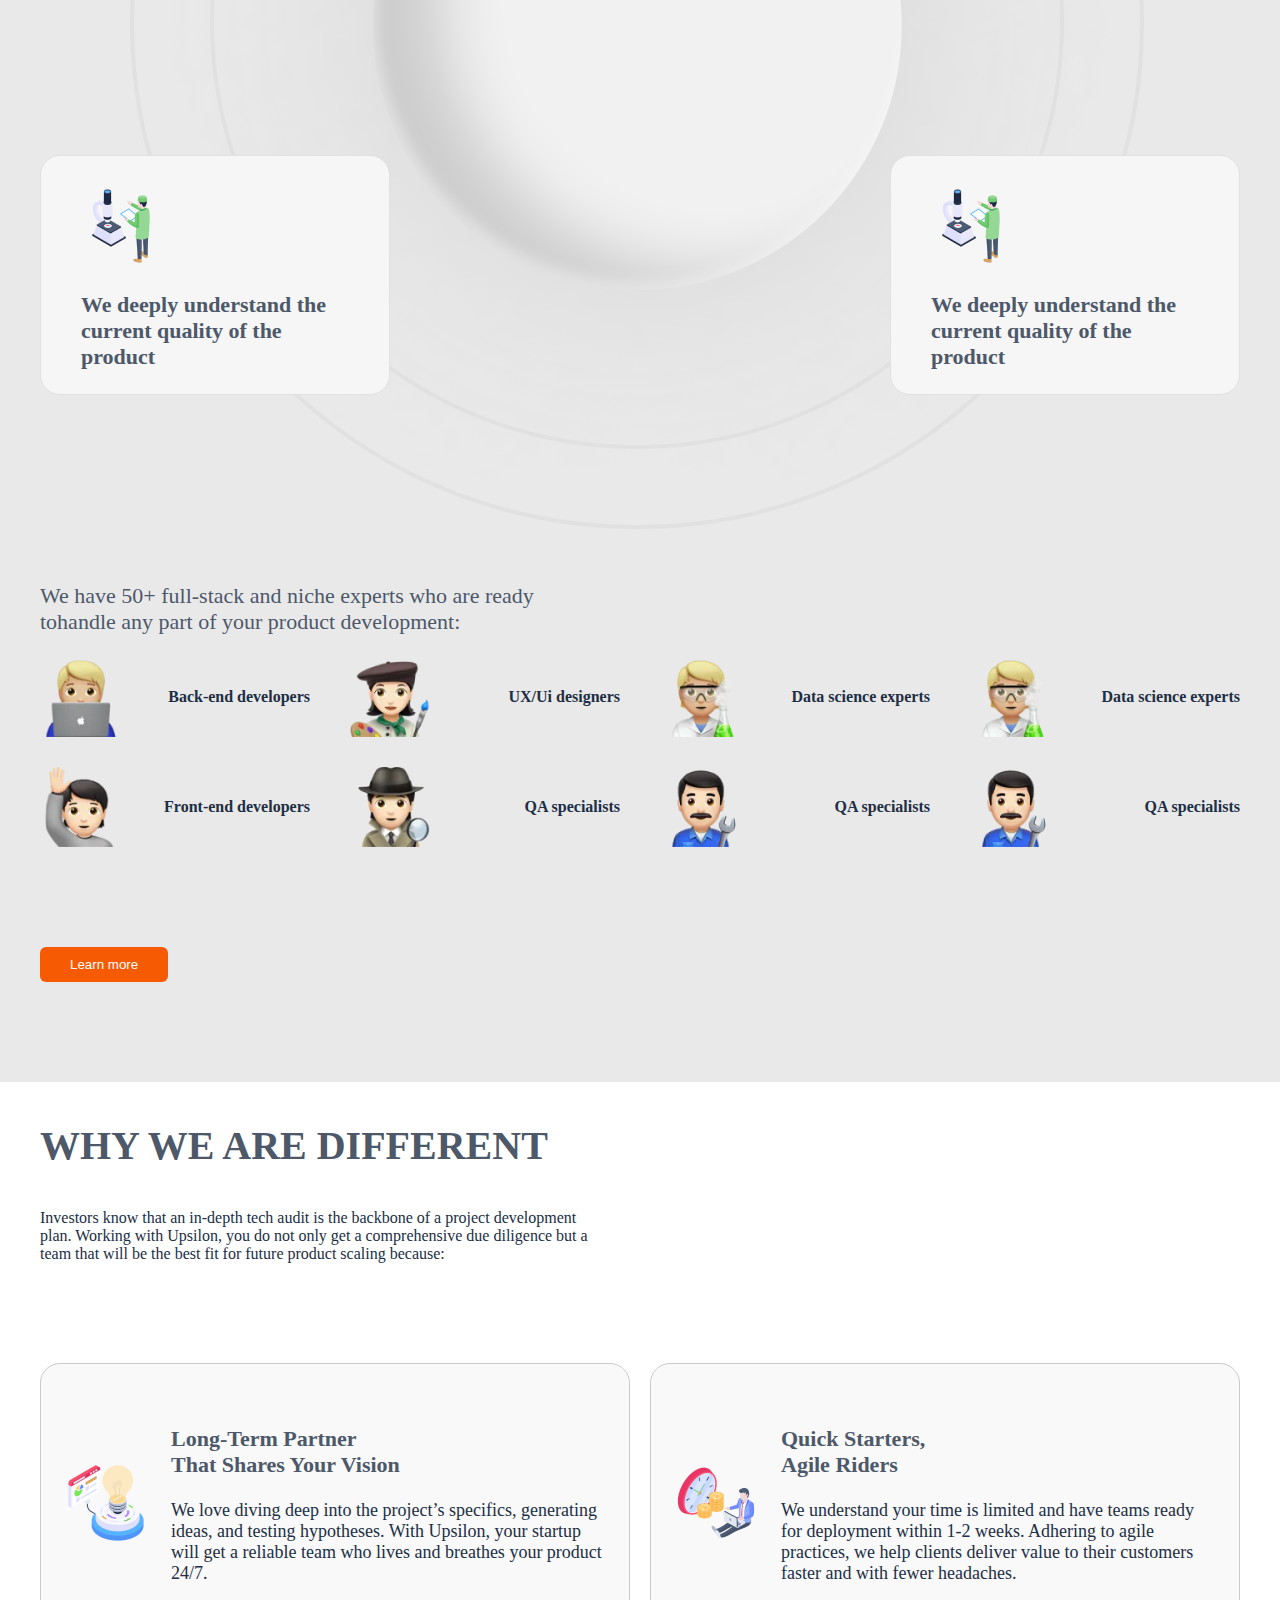
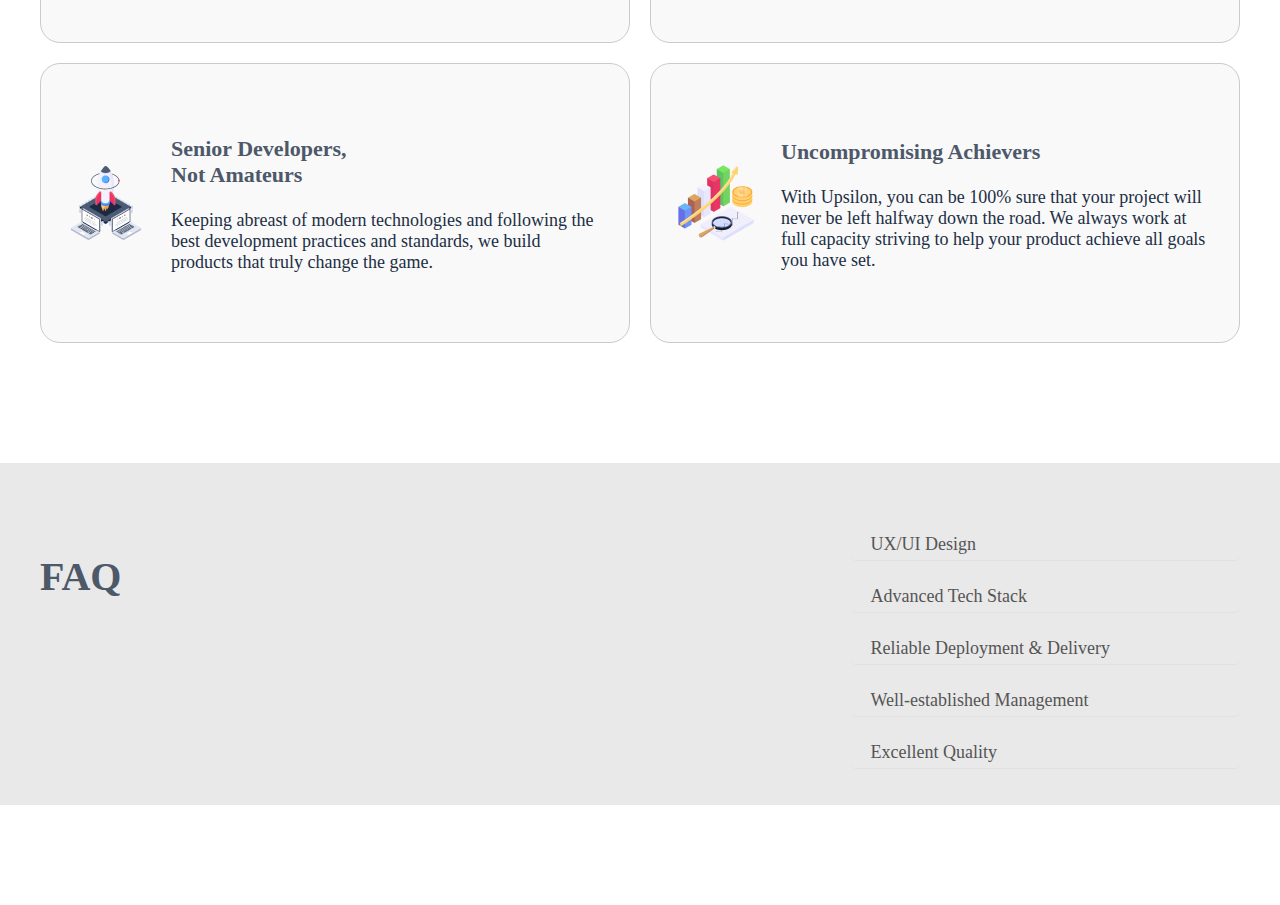
<file: due.html>
<!DOCTYPE html>
<html lang="en">
  <head>
    <meta charset="UTF-8" />
    <meta name="viewport" content="width=device-width, initial-scale=1.0" />
    <title>Document</title>
    <link
      rel="stylesheet"
      href="https://cdnjs.cloudflare.com/ajax/libs/font-awesome/6.5.2/css/all.min.css"
      integrity="sha512-SnH5WK+bZxgPHs44uWIX+LLJAJ9/2PkPKZ5QiAj6Ta86w+fsb2TkcmfRyVX3pBnMFcV7oQPJkl9QevSCWr3W6A=="
      crossorigin="anonymous"
      referrerpolicy="no-referrer"
    />
    <link rel="stylesheet" href="./due.css" />
  </head>
  <body>
    <header>
      <!-- navbar -->
      <nav class="header__nav">
        <a class="header__navbar-logo" href="#">
          <img
            style="margin-right: 5px"
            src="./svg/Home-logo.svg"
            alt="header-logo"
          /><img src="./images/CamelExpert.png" alt="" />
        </a>
        <div class="header__navbar-list">
          <a href="./due.html">
            <i class="header-icon fa-solid fa-house"></i> Home
          </a>
          <a href="#">
            <i class="header-icon fa-solid fa-rocket"></i> Services</a
          >
          <a href="#">
            <i class="header-icon fa-solid fa-briefcase"></i> Portfolio
          </a>
          <a href="#"> <i class="header-icon fa-solid fa-wifi"></i> Blog</a>
          <a href="#">
            <i class="header-icon fa-solid fa-chart-bar"></i> Company</a
          >
        </div>
        <div class="header__navbar-languagebuy">
          <a href="#"><i class="header-icon1 fa-solid fa-globe"></i> EN</a>
          <a href="#">
            <i class="header-icon2 fa-solid fa-cart-shopping"></i>
          </a>
        </div>
        <a class="header__navbar-btn" href="#">Get in touch</a>
      </nav>
      <!-- header -->
      <div class="header-main">
        <div class="header-main-top">
          <div class="header__text">
            <h3 class="header-title">
              TECH DUE DILIGENCE AND SUPPORT FOR BUSINESS BUYERS
            </h3>
            <p class="header-text">
              Work with a long-term tech partner who will fully take care of
              your product development, allowing you to focus on strategy,
              fundraising, and sales.
            </p>
          </div>
          <img class="stars" src="./image/Stars.png" alt="" />
          <img class="lighter-mini" src="./images/rocketmini.png" alt="" />
          <img class="board" src="./image/board.png" alt="" />
          <img class="lighter" src="./image/lighter.png" alt="" />
        </div>
        <div class="header-main-bottom">
          <div class="header-bottom-wrapper">
            <h2>NUMBERS WE ACHIEVED WITH OUR PARTNERS</h2>
            <div class="header-bottom-text">
              <div class="header-bottom-text-container">
                <h3>3 months</h3>
                <p>average MVP time-to-market</p>
              </div>
              <div class="header-bottom-text-container">
                <h3>47</h3>
                <p>people - the largest team for a single client</p>
              </div>
              <div class="header-bottom-text-container">
                <h3>177M</h3>
                <p>total amount of funds raised by our clients</p>
              </div>
              <div class="header-bottom-text-container">
                <h3>25</h3>
                <p>products delivered</p>
              </div>
              <div class="header-bottom-text-container">
                <h3>10</h3>
                <p>years - the longest partnership duration</p>
              </div>
            </div>
          </div>
        </div>
      </div>
    </header>
    <section class="digital-bussiness">
      <div class="digital-bussiness-wrapper">
        <h3>
          DIGITAL <br />
          BUSINESSES ARE RISKY
        </h3>
        <div class="digital-bussiness-statistic">
          <div class="bussiness-statistic-card-left">
            <div class="bussiness-statistic-card">
              <img src="./image/statistic line.png" alt="" />
              <div class="statistic-card-text">
                <h5>63%</h5>
                <p>
                  is the failure rate in the <br />
                  IT startup industry*
                </p>
              </div>
              <img
                class="statistic-card-image"
                src="./image/statistic-rocket.png"
                alt=""
              />
            </div>
            <div class="bussiness-statistic-card">
              <img src="./image/statistic line.png" alt="" />
              <div class="statistic-card-text">
                <h5>18%</h5>
                <p>
                  of startup teams lack <br />
                  tech knowledge
                </p>
              </div>
              <img
                class="statistic-card-image"
                src="./image/statistic-playingman.png"
                alt=""
              />
            </div>
          </div>
          <div class="bussiness-statistic-card-right">
            <div class="bussiness-statistic-card">
              <img src="./image/statistic line.png" alt="" />
              <div class="statistic-card-text">
                <h5>45%</h5>
                <p>
                  of service-based startups <br />
                  close within the first yea
                </p>
              </div>
              <img
                class="statistic-card-image"
                src="./image/statistic-closed.png"
                alt=""
              />
            </div>
            <div class="bussiness-statistic-card">
              <img src="./image/statistic line.png" alt="" />
              <div class="statistic-card-text">
                <h5>6%</h5>
                <p>
                  of startups shut down due to <br />
                  the wrong tech stack
                </p>
              </div>
              <img
                class="statistic-card-image"
                src="./image/statistic-brands.png"
                alt=""
              />
            </div>
          </div>
        </div>
        <p class="digital-bussiness-text">
          You need an experienced partner that will conduct comprehensive tech
          due diligence to ensure you are investing in a reliable and safe
          product.
        </p>
        <img class="man-right" src="./image/man-right.png" alt="" />
        <img
          class="statistic-stairs"
          src="./image/statistic-stairs.png"
          alt=""
        />
        <img
          class="statistic-stairs-line"
          src="./image/statistic-stairs-line.png"
          alt=""
        />
      </div>
    </section>
    <section class="technical-service">
      <div class="technical-service__container">
        <div class="technical-service-textside">
          <h3 class="technical-service-title">
            OUR TECH DUE DILIGENCE SERVICES
          </h3>
          <p class="technical-service-text">
            Reduce risks for your deal and uncover value-creation potential of
            your product with our tech due diligence services
          </p>
        </div>
        <div class="technical-service-right">
          <div class="technical-service__card" style="margin-top: 50px">
            <img src="./images/long-terms.png" alt="" />
            <div class="technical-service__card-text">
              <h3>
                Long-Term Partner <br />
                That Shares Your Vision
              </h3>
              <p>
                We love diving deep into the project’s specifics, generating
                ideas, and testing hypotheses. With Upsilon, your startup will
                get a reliable team who lives and breathes your product 24/7.
              </p>
            </div>
          </div>
          <div class="technical-service__card">
            <img src="./images/senior developer.png" alt="" />
            <div class="technical-service__card-text">
              <h3>
                Senior Developers, <br />
                Not Amateurs
              </h3>
              <p>
                Keeping abreast of modern technologies and following the best
                development practices and standards, we build products that
                truly change the game.
              </p>
            </div>
          </div>
          <div class="technical-service__card">
            <img src="images/quick starter.png" alt="" />
            <div class="technical-service__card-text">
              <h3>
                Quick Starters, <br />
                Agile Riders
              </h3>
              <p>
                We understand your time is limited and have teams ready for
                deployment within 1-2 weeks. Adhering to agile practices, we
                help clients deliver value to their customers faster and with
                fewer headaches.
              </p>
            </div>
          </div>
          <div class="technical-service__card" style="margin-bottom: 50px">
            <img src="images/uncompromising.png" alt="" />
            <div class="technical-service__card-text">
              <h3>Uncompromising Achievers</h3>
              <p>
                With Upsilon, you can be 100% sure that your project will never
                be left halfway down the road. We always work at full capacity
                striving to help your product achieve all goals you have set.
              </p>
            </div>
          </div>
        </div>
      </div>
    </section>
    <section class="audit">
      <div class="audit-wrapper">
        <h3 class="audit-title">WHAT YOU'LL GET AFTER THE AUDIT</h3>
        <div class="audit-container">
          <h4 class="audit-parts-title">Product's Tech Side Review</h4>
          <p class="audit-parts-text">
            At Upsilon, the due diligence methodology is based on reviewing and
            evaluating 5 key tech areas of the project. From our experience,
            these areas most fully cover the project's tech aspects and affect
            the amount of future effort and investments needed for its
            development and scaling. They are:
          </p>
          <div class="audit-cards-wrapper">
            <div class="audit-card">
              <h3 class="audit-card-title">Onboarding</h3>
              <p class="audit-card-text">
                Since time-to-market is a top priority factor for any startup,
                future success heavily relies on onboarding - or how quickly the
                team can grasp the business and tech specificities of the
                project and start coding.
              </p>
            </div>
            <div class="audit-card">
              <h3 class="audit-card-title">Development</h3>
              <p class="audit-card-text">
                By reviewing the project's code, architecture, designs, and all
                processes related to testing and deployment, you can be sure
                that you are investing in a quality-end product that functions
                how it should.
              </p>
            </div>
            <div class="audit-card">
              <h3 class="audit-card-title">Reliability</h3>
              <p class="audit-card-text">
                Most startups focus on stunning product design and killer
                features while reliability often fades into the background. For
                you, as an investor, a minute of downtime and negative user
                feedback can cost thousands of dollars.
              </p>
            </div>
            <div class="audit-card">
              <h3 class="audit-card-title">Security</h3>
              <p class="audit-card-text">
                Startups usually have fewer resources to enforce product
                security. The bigger the product grows, the greater the damage
                can be from a security breach. Uncovering vulnerabilities during
                the tech audit will prevent your business from money and
                reputation losses.
              </p>
            </div>
            <div class="audit-card">
              <h3 class="audit-card-title">Hiring</h3>
              <p class="audit-card-text">
                Hiring people with the right expertise can take time and effort,
                depending on how complex and modern the project stack is. And
                this, in turn, can slow down the formation of teams and product
                scaling.
              </p>
            </div>
          </div>
          <h4 class="audit-parts-title">Quality Criteria Evaluation</h4>
          <p class="audit-parts-text">
            Each tech area is determined by several criteria it consists of. We
            assess those criteria in two aspects: the current level and the
            complexity of fixing. As a result, each criterion is assigned a
            certain value of the "Health" indicator.
          </p>
          <h4 class="audit-parts-title">Project’s Health Score</h4>
          <p class="audit-parts-text">
            Based on the "Health" of all criteria and tech areas, we derive an
            overall "Health Score" for the project.
          </p>
          <h4 class="audit-parts-title">The Audit Report</h4>
          <p class="audit-parts-text">
            We prepare the tech audit report, including all calculations, risks
            evaluation, assumptions, and recommendations.
          </p>
        </div>
      </div>
    </section>
    <section class="best-option">
      <div class="best-option-wrapper">
        <h3 class="best-option-title">
          READY TO START? CHOOSE THE BEST OPTION
        </h3>
        <div class="best-option-card-wrapper">
          <div class="best-option-card">
            <div class="best-option-plan">
              <div class="best-option-plan-text">
                <p>Lite Plan</p>
                <h4>Free</h4>
              </div>
              <img src="./image/best-option-image-calling.png" alt="" />
            </div>
            <h3 class="best-option-card-title">When to choose:</h3>
            <p class="best-option-card-text">
              You’re just testing the waters before acquisition and need an
              expert’s consultation on tech due diligence.
            </p>
            <h3 class="best-option-card-title">What you get:</h3>
            <ul class="card-list">
              <li class="card-list-item">
                <i class="card-list-icon fa-solid fa-bullseye"></i> Lorem ipsum
                dolor sit amet....
              </li>

              <li class="card-list-item">
                <i class="card-list-icon fa-solid fa-bullseye"></i> Lorem ipsum
                dolor sit amet....
              </li>

              <li class="card-list-item">
                <i class="card-list-icon fa-solid fa-bullseye"></i> Lorem ipsum
                dolor sit amet....
              </li>

              <li class="card-list-item">
                <i class="card-list-icon fa-solid fa-bullseye"></i> Lorem ipsum
                dolor sit amet....
              </li>

              <li class="card-list-item">
                <i class="card-list-icon fa-solid fa-bullseye"></i> Lorem ipsum
                dolor sit amet....
              </li>

              <li class="card-list-item">
                <i class="card-list-icon fa-solid fa-bullseye"></i> Lorem ipsum
                dolor sit amet....
              </li>

              <li class="card-list-item">
                <i class="card-list-icon fa-solid fa-bullseye"></i> Lorem ipsum
                dolor sit amet....
              </li>
            </ul>
            <a href="#">
              <button class="best-option-card-btn">
                Get the audit templete
              </button>
            </a>
          </div>
          <div class="best-option-card">
            <div class="best-option-plan">
              <div class="best-option-plan-text">
                <p>Complete Plan</p>
                <h4>Free</h4>
              </div>
              <img src="./image/bestoption complete plan.png" alt="" />
            </div>
            <h3 class="best-option-card-title">When to choose:</h3>
            <p class="best-option-card-text">
              You’re just testing the waters before acquisition and need an
              expert’s consultation on tech due diligence.
            </p>
            <h3 class="best-option-card-title">What you get:</h3>
            <ul class="card-list">
              <li class="card-list-item">
                <i class="card-list-icon fa-solid fa-bullseye"></i> Lorem ipsum
                dolor sit amet....
              </li>

              <li class="card-list-item">
                <i class="card-list-icon fa-solid fa-bullseye"></i> Lorem ipsum
                dolor sit amet....
              </li>

              <li class="card-list-item">
                <i class="card-list-icon fa-solid fa-bullseye"></i> Lorem ipsum
                dolor sit amet....
              </li>

              <li class="card-list-item">
                <i class="card-list-icon fa-solid fa-bullseye"></i> Lorem ipsum
                dolor sit amet....
              </li>

              <li class="card-list-item">
                <i class="card-list-icon fa-solid fa-bullseye"></i> Lorem ipsum
                dolor sit amet....
              </li>

              <li class="card-list-item">
                <i class="card-list-icon fa-solid fa-bullseye"></i> Lorem ipsum
                dolor sit amet....
              </li>

              <li class="card-list-item">
                <i class="card-list-icon fa-solid fa-bullseye"></i> Lorem ipsum
                dolor sit amet....
              </li>
            </ul>
            <a href="#">
              <button class="best-option-card-btn">
                Get the audit templete
              </button>
            </a>
          </div>
          <div class="best-option-card">
            <div class="best-option-plan">
              <div class="best-option-plan-text">
                <p>Lite Plan</p>
                <h4>Free</h4>
              </div>
              <img src="./image/white complete plan img.png" alt="" />
            </div>
            <h3 class="best-option-card-title">When to choose:</h3>
            <p class="best-option-card-text">
              You’re just testing the waters before acquisition and need an
              expert’s consultation on tech due diligence.
            </p>
            <h3 class="best-option-card-title">What you get:</h3>
            <ul class="card-list">
              <li class="card-list-item">
                <i class="card-list-icon fa-solid fa-bullseye"></i> Lorem ipsum
                dolor sit amet....
              </li>

              <li class="card-list-item">
                <i class="card-list-icon fa-solid fa-bullseye"></i> Lorem ipsum
                dolor sit amet....
              </li>

              <li class="card-list-item">
                <i class="card-list-icon fa-solid fa-bullseye"></i> Lorem ipsum
                dolor sit amet....
              </li>

              <li class="card-list-item">
                <i class="card-list-icon fa-solid fa-bullseye"></i> Lorem ipsum
                dolor sit amet....
              </li>

              <li class="card-list-item">
                <i class="card-list-icon fa-solid fa-bullseye"></i> Lorem ipsum
                dolor sit amet....
              </li>

              <li class="card-list-item">
                <i class="card-list-icon fa-solid fa-bullseye"></i> Lorem ipsum
                dolor sit amet....
              </li>

              <li class="card-list-item">
                <i class="card-list-icon fa-solid fa-bullseye"></i> Lorem ipsum
                dolor sit amet....
              </li>
            </ul>
            <a href="#">
              <button class="best-option-card-btn">
                Get the audit templete
              </button>
            </a>
          </div>
        </div>
      </div>
    </section>
    <section class="future">
      <div class="future-wrapper">
        <h3 class="future-title">
          WHY CHOOSE UPSILON FOR FUTURE PRODUCT SCALING
        </h3>
        <p class="future-text">
          Investors know that an in-depth tech audit is the backbone of a
          project development plan. Working with Upsilon, you do not only get a
          comprehensive due diligence but a team that will be the best fit for
          future product scaling because:
        </p>
        <div class="future-image-card">
          <img class="future-bg" src="./image/future-bg img.png" alt="" />
          <div class="future-cards">
            <div class="future-card-left">
              <div class="future-card-container">
                <img src="./image/future-card1.png" alt="" />
                <p class="future-card-text">
                  We deeply understand the current quality of the product
                </p>
              </div>
              <div class="future-card-container">
                <img src="./image/future-card1.png" alt="" />
                <p class="future-card-text">
                  We deeply understand the current quality of the product
                </p>
              </div>
            </div>
            <div class="future-card-right">
              <div class="future-card-container">
                <img src="./image/future-card1.png" alt="" />
                <p class="future-card-text">
                  We deeply understand the current quality of the product
                </p>
              </div>
              <div class="future-card-container">
                <img src="./image/future-card1.png" alt="" />
                <p class="future-card-text">
                  We deeply understand the current quality of the product
                </p>
              </div>
            </div>
          </div>
        </div>
        <p class="developers-text">
          We have 50+ full-stack and niche experts who are ready tohandle any
          part of your product development:
        </p>
        <div class="developers-top">
          <div class="developers-card">
            <img src="./image/developer1.png" alt="" />
            <p class="developer-type">Back-end developers</p>
          </div>
          <div class="developers-card">
            <img src="./image/developer2.png" alt="" />
            <p class="developer-type">UX/Ui designers</p>
          </div>
          <div class="developers-card">
            <img src="./image/developer3.png" alt="" />
            <p class="developer-type">Data science experts</p>
          </div>
          <div class="developers-card">
            <img src="./image/developer3.png" alt="" />
            <p class="developer-type">Data science experts</p>
          </div>
        </div>
        <div class="developers-bottom">
          <div class="developers-card">
            <img src="./image/developer4.png" alt="" />
            <p class="developer-type">Front-end developers</p>
          </div>
          <div class="developers-card">
            <img src="./image/developer5.png" alt="" />
            <p class="developer-type">QA specialists</p>
          </div>
          <div class="developers-card">
            <img src="./image/developer6.png" alt="" />
            <p class="developer-type">QA specialists</p>
          </div>
          <div class="developers-card">
            <img src="./image/developer6.png" alt="" />
            <p class="developer-type">QA specialists</p>
          </div>
        </div>
        <a href="#"><button class="developer-btn">Learn more</button></a>
      </div>
    </section>
    <section class="coder">
      <div class="coder-wrapper">
        <h3 class="coder-title">WHY WE ARE DIFFERENT</h3>
        <p class="coder-text">
          Investors know that an in-depth tech audit is the backbone of a
          project development plan. Working with Upsilon, you do not only get a
          comprehensive due diligence but a team that will be the best fit for
          future product scaling because:
        </p>
        <div class="employer__card-container">
          <div class="employer-card-left">
            <div class="employer__card">
              <img src="./images/long-terms.png" alt="" />
              <div class="employer__card-text">
                <h3>
                  Long-Term Partner <br />
                  That Shares Your Vision
                </h3>
                <p>
                  We love diving deep into the project’s specifics, generating
                  ideas, and testing hypotheses. With Upsilon, your startup will
                  get a reliable team who lives and breathes your product 24/7.
                </p>
              </div>
            </div>
            <div class="employer__card">
              <img src="./images/senior developer.png" alt="" />
              <div class="employer__card-text">
                <h3>
                  Senior Developers, <br />
                  Not Amateurs
                </h3>
                <p>
                  Keeping abreast of modern technologies and following the best
                  development practices and standards, we build products that
                  truly change the game.
                </p>
              </div>
            </div>
          </div>
          <div class="employer-card-right">
            <div class="employer__card">
              <img src="images/quick starter.png" alt="" />
              <div class="employer__card-text">
                <h3>
                  Quick Starters, <br />
                  Agile Riders
                </h3>
                <p>
                  We understand your time is limited and have teams ready for
                  deployment within 1-2 weeks. Adhering to agile practices, we
                  help clients deliver value to their customers faster and with
                  fewer headaches.
                </p>
              </div>
            </div>
            <div class="employer__card">
              <img src="images/uncompromising.png" alt="" />
              <div class="employer__card-text">
                <h3>Uncompromising Achievers</h3>
                <p>
                  With Upsilon, you can be 100% sure that your project will
                  never be left halfway down the road. We always work at full
                  capacity striving to help your product achieve all goals you
                  have set.
                </p>
              </div>
            </div>
          </div>
        </div>
      </div>
    </section>
    <section class="faq">
      <div class="faq-wrapper">
        <h3 class="faq-title">FAQ</h3>
        <ul class="faq-list">
          <li class="faq-list-item">
            UX/UI Design
            <button class="faq-list-btn">
              <i class="fa-solid fa-arrow-turn-down"></i>
            </button>
          </li>
          <li class="faq-list-item">
            Advanced Tech Stack
            <button class="faq-list-btn">
              <i class="fa-solid fa-arrow-turn-down"></i>
            </button>
          </li>
          <li class="faq-list-item">
            Reliable Deployment & Delivery
            <button class="faq-list-btn">
              <i class="fa-solid fa-arrow-turn-down"></i>
            </button>
          </li>
          <li class="faq-list-item">
            Well-established Management
            <button class="faq-list-btn">
              <i class="fa-solid fa-arrow-turn-down"></i>
            </button>
          </li>
          <li class="faq-list-item">
            Excellent Quality
            <button class="faq-list-btn">
              <i class="fa-solid fa-arrow-turn-down"></i>
            </button>
          </li>
        </ul>
      </div>
    </section>
  </body>
</html>
</file>
<file: style.css>
*,
*::before,
*::after {
  box-sizing: border-box;
}

:root {
  --title-size: 40px;
  --title-color: rgba(77, 88, 105, 1);
  --text-color: rgba(33, 46, 68, 1);
  --text-size: 18px;
  --navbar-list-size: 16px;
  --navbar-list-color: rgba(51, 51, 51, 1);
  --navbar-list-icon-color: rgba(166, 171, 180, 1);
  --header-logo-color: rgba(33, 46, 68, 1);
  --header-btn-color: rgba(246, 90, 3, 1);
}

body {
  padding: 0;
  margin: 0;
}

header {
  width: 90%;
  min-width: 1200px;
  display: flex;
  flex-direction: column;
  margin: 0 auto;
}

header a {
  text-decoration: none;
  color: var(--navbar-list-color);
  font-size: var(--navbar-list-size);
}

.header__nav {
  width: 90%;
  margin: 0 auto;
  display: flex;
  align-items: center;
  justify-content: space-between;
  padding: 20px 15px;
  column-gap: 10px;
  border-bottom: 2px solid grey;
}

.header-icon {
  color: rgba(166, 171, 180, 1);
  margin-right: 10px;
}

.header__navbar-logo img {
  color: var(--header-logo-color);
  font-weight: 800;
  font-size: 18px;
  padding-top: 5px;
  margin-right: 15px;
}

.header__navbar-list a {
  margin-right: 15px;
}

.header__navbar-languagebuy {
  margin-right: 15px;
}

.header__navbar-btn {
  padding: 10px 20px;
  border-radius: 6px;
  background-color: var(--header-btn-color);
  color: white;
}

.header-main {
  width: 100%;
  display: flex;
  position: relative;
  margin: 0 auto;
}

.rocket-img {
  width: 859px;
  height: 602px;
}

.rocketmini {
  display: none;
}

.header__text {
  margin-left: 65px;
}

.header-title {
  width: 477px;
  color: var(--title-color);
  font-size: var(--title-size);
  margin-top: 150px;
}

.header-text {
  width: 472px;
  color: var(--text-color);
  font-size: var(--text-size);
}

.lamp {
  position: absolute;
  left: 42.4%;
  top: 220px;
}

/* problem solving */

.problem__solving {
  width: 100%;
  height: 120vh;
  background-color: rgba(233, 233, 233, 1);
}

.problem__solving-wrapper {
  width: 80%;
  margin: 0 auto;
  display: flex;
  flex-direction: column;
}

.problem__solving-title {
  font-size: var(--title-size);
  color: var(--title-color);
}

.problem__solving-card-all {
  display: flex;
  width: 1200px;
}

.problem__solving-container {
  width: 36%;
  background-color: rgba(246, 246, 246, 1);
  border-radius: 10px;
  border-top-right-radius: 30px;
  border-bottom-right-radius: 0;
}

.problem__solving-parts {
  display: flex;
}

.problem__solving-parts-title {
  margin-left: 20%;
  white-space: nowrap;
  text-align: center;
  color: var(--title-color);
  font-size: 30px;
}

.problem__solving-parts-title2 {
  padding: 10px 0;
  width: 300px;
  text-align: center;
  color: rgba(100, 109, 124, 1);
  background-color: white;
  border-radius: 15px;
  margin-left: 100px;
}

.problem__solving-parts-title3 {
  padding: 10px 0;
  width: 300px;
  text-align: center;
  color: rgba(100, 109, 124, 1);
  background-color: white;
  border-radius: 15px;
}

.problem__solving-parts:not(.problem__solving-parts-title) {
  margin-right: 150px;
}
.problem__solving-cards {
  display: flex;
  margin-bottom: 20px;
  margin-left: 20px;
  margin-top: 20px;
}

.problem__solving-card {
  display: flex;
  flex-direction: column;
  width: 385px;
  height: 480px;
  margin-bottom: 20px;
  border-radius: 15px;
  margin-right: 10px;
  justify-content: space-evenly;
  background-color: white;
}

.statistic__problem-card {
  display: flex;
}

.statistic__problem-card img {
  width: 100px;
  height: 100px;
  margin-right: 20px;
}

.statistic__problem-card-part {
  display: flex;
  color: var(--text-color);
  font-size: var(--text-size);
  margin-left: 20px;
  column-gap: 40px;
  width: 340px;
  border-bottom: 2px solid rgb(180, 180, 180);
}

.it-development-mutation {
  margin-left: 30px;
}

.it__development-btn {
  text-decoration: none;
  color: white;
  padding: 10px 20px;
  width: 330px;
  margin: 0 auto;
  border-radius: 10px;
  background-color: rgba(246, 90, 3, 1);
}

.problem__solving-other {
  width: 60%;
  background-color: #f6f6f6;
}

.other-card-title {
  display: flex;
  background-color: #e9e9e9;
  justify-content: space-evenly;
}

#marketing-title {
  background-color: white;
  padding: 13px 123px;
  border-radius: 15px;
}

#startup-title {
  background-color: white;
  padding: 13px 123px;
  border-radius: 15px;
}

.other-cards-wrapper {
  display: flex;
  margin-top: 30px;
  position: relative;
}

.other-card-img {
  width: 100px;
  position: absolute;
  top: 50px;
  margin-left: 65px;
}

.other-card-title-inside {
  font-size: 18px;
  color: var(--title-color);
  text-align: center;
  margin-top: 100px;
  margin-bottom: -80px;
}
.other-card-text {
  text-align: center;
  font-size: 16px;
  color: var(--text-color);
  margin-bottom: 50px;
}

#arrowlink {
  width: 40px;
  margin-left: 150px;
}

/* EMPLOYER */

.employer {
  width: 100%;
  background-color: white;
  padding: 0;
  margin: 0;
}

.employer-wrapper {
  width: 100%;
  max-width: 1200px;
  margin: 0 auto;
  display: flex;
  justify-content: space-between;
}

.employer__text {
  width: 420px;
  margin-top: 90px;
}

.employer-title {
  font-size: var(--title-size);
  color: var(--title-color);
  margin-bottom: 80px;
}

.employer-text {
  display: flex;
}

.employer-text h4 {
  font-size: 30px;
  margin-bottom: -10px;
  color: var(--title-color);
}

.employer-text p {
  font-size: var(--text-size);
  color: var(--text-color);
}

.employer__card-container {
  display: flex;
  flex-direction: column;
  row-gap: 20px;
}

.employer__card {
  width: 630px;
  height: 250px;
  background-color: rgba(249, 249, 249, 1);
  border: 1.5px solid rgba(240, 240, 240, 1);
  border-radius: 20px;
  display: flex;
  justify-content: space-evenly;
  align-items: center;
}

.employer__card img {
  width: 80px;
  height: 80px;
}

.employer__card-text {
  width: 433px;
}

.employer__card-text h3 {
  font-size: 22px;
  color: var(--title-color);
}

.employer__card-text p {
  font-size: var(--text-size);
  color: var(--text-color);
}

/* FOUNDER */

.founder {
  width: 100%;
  background-color: rgba(233, 233, 233, 1);
  flex-direction: column;
}

.founder-wrapper {
  max-width: 1200px;
  margin: 0 auto;
}

.founder-text-title {
  font-size: var(--title-size);
  color: var(--title-color);
  margin-top: 50px;
  display: inline-block;
}

.founter-txts {
  font-size: 22px;
  color: var(--text-color);
  padding: 15px 30px;
  width: fit-content;
  background-color: white;
  margin-bottom: 50px;
  border-radius: 20px;
}

.founder-cards {
  display: flex;
  row-gap: 30px;
  justify-content: space-between;
  padding-bottom: 100px;
  position: relative;
}

.founder-card-left {
  display: flex;
  flex-direction: column;
}
.founder-card-right {
  display: flex;
  flex-direction: column;
}

.founder-card-container {
  width: 320px;
  height: 177px;
  background-color: rgba(246, 246, 246, 1);
  border-radius: 20px;
  margin-bottom: 20px;
  position: relative;
}

.founder-card-container p {
  width: 200px;
  margin-left: 50px;
  font-size: 22px;
  font-weight: lighter;
  color: var(--text-color);
}

.founder-card-container p span {
  color: rgb(0, 0, 125);
  font-weight: 700;
}

.founder-left {
  position: absolute;
  right: -120px;
  bottom: 15px;
}

.founder-right {
  position: absolute;
  left: -120px;
  bottom: 15px;
}

.stressman {
  position: absolute;
  left: 35%;
}

.lampidea {
  position: absolute;
  left: 40%;
  top: -120px;
  left: 600px;
}

/* TEAMWORK */

.teamwork {
  width: 100%;
}

.teamwork-wrapper {
  width: 1200px;
  margin: 0 auto;
  position: relative;
}

.teamwork-text {
  width: 444px;
  font-size: 22px;
  color: var(--text-color);
  margin-bottom: 50px;
}

.teamwork-title {
  font-size: var(--title-size);
  color: var(--title-color);
}

.teamwork-cards {
  display: flex;
  justify-content: space-between;
  align-items: center;
  position: relative;
}

.teamwork-card {
  width: 495px;
  height: 484px;
  position: relative;
  background-color: rgba(246, 246, 246, 1);
  border-radius: 25px;
  margin-bottom: 50px;
}

.teamwork-card-title {
  font-size: 30px;
  color: var(--title-color);
  margin-left: 20px;
}

.teamwork-card-part {
  width: 435px;
  height: 46px;
  background-color: white;
  border: 1.5px solid rgba(225, 225, 225, 1);
  display: flex;
  justify-content: space-between;
  align-items: center;
  border-radius: 20px;
  margin: 0 auto;
  padding: 0 20px;
  margin-bottom: 15px;
  box-shadow: 0 0 2px grey;
}

.teamwork-card-part p {
  font-size: 16px;
  color: var(--text-color);
}

.teamwork-card-part img {
  width: 15px;
  height: 10px;
}

.teamwork-card2 {
  width: 495px;
  height: 600px;
  position: relative;
  background-color: rgba(246, 246, 246, 1);
  border-radius: 25px;
  margin-bottom: 50px;
}

.teamwork-card-part3 p {
  width: 435px;
  height: 176px;
  background-color: white;
  border: 1.5px solid rgba(225, 225, 225, 1);
  align-items: center;
  border-radius: 20px;
  margin: 0 auto;
  padding: 0 20px;
  margin-bottom: 15px;
  box-shadow: 0 0 2px grey;
  display: flex;
  flex-direction: column;
  align-items: flex-start;
}

.teamwork-card-part3 span {
  color: var(--title-color);
  margin-top: 10px;
}

.teamwork-card-part2 {
  width: 435px;
  height: 46px;
  background-color: white;
  border: 1.5px solid rgba(225, 225, 225, 1);
  display: flex;
  justify-content: space-between;
  align-items: center;
  border-radius: 20px;
  margin: 0 auto;
  padding: 0 20px;
  margin-bottom: 15px;
  box-shadow: 0 0 2px grey;
}

.MVP-development {
  width: 100%;
  height: 680px;
  background-color: #f0f0f0;
}

.MVP-development-wrapper {
  width: 800px;
  margin: 0 auto;
  display: flex;
  flex-direction: column;
  justify-content: center;
  align-items: center;
}

.MVP-development-text {
  display: flex;
  width: 800px;
  position: relative;
  justify-content: space-between;
}

.MVP-development-text1 {
  width: 175px;
  text-align: center;
}

.MVP-development-title {
  font-size: var(--title-size);
  color: var(--title-color);
}

.MVP-development-text1 h4 {
  font-size: 35px;
  color: var(--title-color);
}

#mvp-line-mini {
  display: none;
}

.MVP-development-text1 p {
  font-size: 16px;
  color: var(--text-color);
}

#MVP-development-img {
  position: absolute;
}

.MVP-development-call {
  display: flex;
  justify-content: space-between;
  align-items: center;
  width: 800px;
  height: 220px;
  background-color: rgba(249, 249, 249, 1);
  border: 1.5px solid rgba(225, 225, 225, 1);
  border-radius: 25px;
  margin-top: 40px;
}

.MVP-development-call-text {
  margin-left: 20px;
}

.MVP-development-call h3 {
  font-size: 22px;
  color: var(--title-color);
}

.MVP-development-call p {
  font-size: 16px;
  color: var(--text-color);
  margin-top: -10px;
  margin-bottom: 26px;
}

.desktop-call {
  width: 100%;
  display: flex;
  justify-content: space-evenly;
  align-items: end;
}

#talk-btn {
  padding: 10px 30px;
  background-color: rgba(246, 90, 3, 1);
  border-radius: 7px;
  border: none;
  color: white;
  font-family: monospace;
  cursor: wait;
  border-bottom: 3px solid rgb(190, 71, 7);
}
.talk-btn-mini {
  background-color: rgba(246, 90, 3, 1);
  border-radius: 7px;
  border: none;
  color: white;
  font-family: monospace;
  cursor: wait;
  display: none;
}

.MVP-development-call img {
  margin-right: 20px;
}

.help {
  display: flex;
  align-items: center;
  width: 100%;
  background-color: white;
  height: 850px;
}

.help-wrapper {
  width: 1200px;
  height: 555px;
  margin: auto auto;
  display: flex;
  justify-content: space-between;
}

.help-text h3 {
  font-size: var(--title-size);
  color: var(--title-color);
}

.help-text p {
  font-size: var(--text-size);
  color: var(--text-color);
  margin-bottom: 50px;
}

.help-card {
  display: flex;
  position: relative;
  flex-direction: column;
  align-items: center;
  width: 388px;
  height: 555px;
  border-radius: 25px;
  background-color: rgba(249, 249, 249, 1);
}

.help-card h4 {
  font-size: 30px;
  font-weight: 700;
  color: rgba(55, 67, 87, 1);
}

.help-card p {
  font-size: var(--text-size);
  color: var(--text-color);
  margin-bottom: 50px;
}

.tree-img {
  width: 308px;
  height: 230px;
  background-color: white;
  border-radius: 25px;
  position: absolute;
  bottom: 30px;
  left: 40px;
}

.portfolio {
  width: 100%;
  background-color: #e9e9e9;
}

.portfolio-wrapper {
  width: 1200px;
  margin: 0 auto;
  height: 450px;
  display: flex;
  flex-direction: column;
  align-items: center;
  justify-content: space-between;
}

.portfolio-wrapper h3 {
  font-size: var(--title-size);
  color: var(--title-color);
  margin-top: 100px;
}

.portfolio-wrapper button {
  width: 330px;
  height: 60px;
  color: rgba(100, 109, 124, 1);
  font-size: 25px;
  border-radius: 16px;
  background-color: rgba(249, 249, 249, 1);
  border: 1.5px solid rgba(225, 225, 225, 1);
}
.portfolio-btns {
  display: flex;
  width: 1100px;
  margin: 0 auto;
  justify-content: space-between;
}
#portfolio-btn1 {
  color: rgba(33, 46, 68, 1);
  font-size: 30px;
  font-weight: 700;
  border-bottom-left-radius: 0;
  border-bottom-right-radius: 0;
  border-bottom: none;
}

.portfolio-container {
  width: 100%;
  height: 800px;
  background-color: #f9f9f9;
}

.portfolio-imgs {
  width: 1200px;
  margin: 0 auto;
  display: flex;
  padding-top: 50px;
}

.portfolio-img {
  position: relative;
  width: 387px;
  height: 602px;
  background-image: url(./images/portfolio1.png);
  margin-right: 15px;
}
.portfolio-img2 {
  position: relative;
  width: 387px;
  height: 602px;
  background-image: url(./images/portfolio2.png);
  margin-right: 15px;
}
.portfolio-img3 {
  position: relative;
  width: 387px;
  height: 602px;
  background-image: url(./images/portfolio3.png);
}

#portfolio-tag {
  position: absolute;
  bottom: 20px;
  left: 30px;
  border-radius: 15px;
  display: flex;
  justify-content: space-between;
  align-items: center;
  width: 330px;
  height: 80px;
  color: rgba(33, 46, 68, 1);
  font: 19px;
  background-color: white;
}

#portfolio-tag h3 {
  margin-left: 10px;
}
#portfolio-tag img {
  margin-right: 10px;
}

#chairmanmini {
  display: none;
}
#teamwork-target-mini {
  display: none;
}

footer {
  display: flex;
  flex-direction: column;
  justify-content: space-between;
  width: 100%;
  height: 520px;
  background-color: rgba(33, 46, 68, 1);
  border-top-right-radius: 20px;
  border-top-left-radius: 20px;
}

.footer-wrapper {
  width: 1200px;
  margin: 0 auto;
  display: flex;
  justify-content: space-between;
  align-items: center;
  margin-top: 50px;
}

.footer-wrapper a {
  text-decoration: none;
  color: rgba(255, 255, 255, 1);
}

.footer-wrapper li {
  font-family: sans-serif;
  list-style: none;
  font-size: 16px;
  color: rgba(255, 255, 255, 1);
  margin-bottom: 30px;
}

.footer-wrapper li:first-child {
  font-size: 30px;
  font-weight: 700;
}

.footer-icon {
  color: rgba(166, 171, 180, 1);
  margin-right: 15px;
  font-size: 18px;
}

.footer-contact {
  display: flex;
  flex-direction: column;
}

.footer-contact img {
  margin-bottom: 30px;
}

.footer-brand {
  margin-top: 40px;
  display: flex;
  width: 250px;
  justify-content: space-between;
  font-size: 30px;
}

.footer-about {
  width: 100%;
  margin: 0 auto;
  background-color: rgba(28, 41, 64, 1);
}

.footer-about-container {
  width: 1100px;
  height: 100px;
  margin: 0 auto;
  display: flex;
  align-items: center;
  justify-content: space-between;
}

.footer-about-link a {
  text-decoration: none;
  color: rgba(122, 130, 143, 1);
  margin-right: 30px;
}

/* MEDIA */

@media (max-width: 375px) {
  .header__navbar-list {
    display: none;
  }
  .header__navbar-btn {
    display: none;
  }
  .header__nav {
    border-bottom: none;
  }
  header {
    width: 100%;
    min-width: 375px;
    margin: 0 auto;
    margin-left: 0px;
    border-bottom: 1px solid grey;
  }
  .header__navbar-languagebuy a {
    padding: 10px 10px;
    border-radius: 100px;
    border: 1px solid grey;
    margin-right: 5px;
    font-size: 14px;
  }

  .header-main {
    width: 100%;
    flex-direction: column;
    justify-content: center;
    align-items: center;
  }
  .header__text {
    margin-left: 0;
    display: flex;
    flex-direction: column;
    align-items: center;
    margin-top: 50px;
    margin: 50px 0 0 0;
  }
  .header-title {
    margin-top: 0;
    width: 250px;
    text-align: center;
    font-size: 20px;
    margin-left: 0px;
    margin: 0 0 0 0;
  }
  .header-text {
    font-size: 14px;
    width: 320px;
    text-align: center;
    margin: 30px 10px 0 0;
  }
  .rocket-img {
    display: none;
  }
  .rocketmini {
    display: block;
    margin-bottom: 50px;
  }
  .lamp {
    display: none;
  }
}

@media (max-width: 375px) {
  .problem__solving {
    height: 160vh;
  }
  .problem__solving-title {
    font-size: 20px;
    margin-left: 20px;
    margin-bottom: 40px;
  }
  .problem__solving-parts-title {
    font-size: 16px;
  }
  .problem__solving-wrapper {
    width: 100%;
    margin: 0 0 0 0;
  }
  .problem__solving-container {
    width: 100%;
  }
  .problem__solving-cards {
    margin-left: 0px;
  }
  .problem__solving-card {
    width: 90%;
    margin: 0 auto;
    height: 448px;
  }
  .it__development-btn {
    width: 280px;
  }
  .statistic__problem-card-part {
    margin-left: 0px;
    border-bottom: none;
  }
  .statistic__problem-card-part p {
    margin-left: 20px;
  }

  .problem__solving-card-all {
    width: 100%;
    background-color: rgba(246, 246, 246, 1);
    flex-direction: column;
  }
  .other-card-title {
    display: none;
  }
  .problem__solving-other {
    width: 100%;
    flex-direction: column;
  }
  .problem__solving-cardmini {
    height: 105px;
    display: flex;
    flex-direction: row;
    align-items: center;
    text-align: center;
    margin-bottom: 10px;
    justify-content: space-evenly;
  }
  .other-card-title-inside {
    display: none;
  }
  .other-card-text {
    width: 165px;
    font-size: 14px;
  }
  .other-card-img {
    margin-left: 0px;
    width: 40px;
    height: 40px;
    position: static;
  }

  #arrowlink {
    margin-left: 0px;
    width: 25px;
    height: 25px;
  }

  .other-cards-wrapper {
    flex-direction: column;
    width: 100%;
    margin-bottom: 20px;
  }
  .problem__solving-card {
    width: 80%;
  }
}

@media (max-width: 375px) {
  .employer-wrapper {
    flex-direction: column;
    max-width: 375px;
  }
  .employer__text {
    width: 85%;
    margin: 0 auto;
  }
  .employer-text {
    justify-content: space-between;
  }
  .employer-title {
    font-size: 20px;
    margin-bottom: 40px;
    width: 211px;
  }
  .employer__text h4 {
    font-size: 18px;
  }
  .employer__text p {
    font-size: 14px;
    width: 113px;
  }
  .employer-text-left-minicard {
    display: block;
    width: 159px;
    height: 142px;
    border-radius: 20px;
    background-color: #e9e9e992;
    border: 1px solid rgba(128, 128, 128, 0.556);
    margin-right: 10px;
    margin-bottom: 10px;
    display: flex;
    flex-direction: column;
    align-items: center;
  }
  .employer__card {
    width: 85%;
    margin: 0 auto;
    display: flex;
    justify-content: center;
    align-items: center;
    text-align: center;
    position: relative;
  }
  .employer__card img {
    width: 40px;
    height: 40px;
    position: absolute;
    left: 20px;
    top: 35px;
  }
  .employer__card-text h3 {
    font-size: 16px;
  }
  .employer__card-text p {
    width: 276px;
    margin-left: 20px;
  }
}

@media (max-width: 375px) {
  .founder {
    border-top-left-radius: 20px;
    border-top-right-radius: 20px;
  }
  .founder-wrapper {
    width: 100%;
    max-width: 375px;
    margin: 0 auto;
  }

  .founder-text-title {
    font-size: 20px;
    margin-left: 20px;
  }
  .founter-txts {
    font-size: 16px;
    font-weight: 700;
    color: rgba(33, 46, 68, 1);
    width: 205px;
    margin-left: 20px;
    height: 87px;
    border-radius: 20px;
    background-color: rgba(249, 249, 249, 1);
    box-shadow: rgba(0, 0, 0, 0.25) 0px 54px 55px,
      rgba(0, 0, 0, 0.12) 0px -12px 30px, rgba(0, 0, 0, 0.12) 0px 4px 6px,
      rgba(0, 0, 0, 0.17) 0px 12px 13px, rgba(0, 0, 0, 0.09) 0px -3px 5px;
    transition: 0.5s;
  }
  .founter-txts:hover {
    box-shadow: rgb(38, 57, 77) 0px 20px 30px -10px;
  }

  .founder-text {
    display: flex;
    flex-direction: column;
  }
  #chairmanmini {
    display: block;
    width: 70px;
    height: 125px;
    margin-right: 20px;
  }
  .stressman {
    display: none;
  }
  .lampidea {
    display: none;
  }
  .founder-card-container {
    width: 215px;
    height: 250px;
    margin-right: 15px;
    display: flex;
    flex-direction: column;
    justify-content: space-evenly;
    align-items: center;
    transition: 0.8s;
  }
  .founder-card-container:hover {
    transform: scale(1.03);
    border-radius: 0;
  }
  .founder-cards {
    flex-direction: column;
    padding-bottom: 5px;
    width: 95%;
    margin: 0 15px;
  }
  .founder-card-left {
    flex-direction: row;
    overflow: scroll;
  }
  .founder-card-right {
    flex-direction: row;
    overflow: scroll;
  }
  .founder-card-container p {
    font-size: 18px;
    width: 174px;
    margin-left: 20px;
  }
  .founder-left {
    position: static;
    width: 100px;
    height: 100px;
  }
  .founder-right {
    position: static;
    width: 100px;
    height: 100px;
  }
}

@media (max-width: 375px) {
  .teamwork {
    width: 100%;
  }
  .teamwork-wrapper {
    width: 90%;
    margin: 50px auto;
  }
  .teamwork-card-title {
    font-size: 20px;
  }
  .teamwork-text {
    font-size: 14px;
    width: 324px;
  }
  .teamwork-cards {
    flex-direction: column;
  }
  .teamwork-cards img:nth-child(1) {
    display: none;
  }
  .teamwork-card {
    width: 100%;
    margin-bottom: 0;
  }
  .teamwork-title {
    font-size: 18px;
  }
  .teamwork-card-part {
    width: 299px;
  }
  .teamwork-card2 {
    width: 100%;
  }
  .teamwork-card-part2 {
    width: 299px;
  }
  #fundraising {
    width: 300px;
    height: 176px;
  }
  #targetdesktop {
    display: none;
  }
  #teamwork-target-mini {
    display: block;
  }
}

@media (max-width: 375px) {
  .MVP-development {
    width: 100%;
    border-top-right-radius: 20px;
    border-top-left-radius: 20px;
  }
  .MVP-development-wrapper {
    width: 90%;
    margin: 0 auto;
  }
  .MVP-development-title {
    font-size: 20px;
  }
  .MVP-development-text {
    width: 100%;
    flex-direction: column;
  }
  .MVP-development-text1 {
    margin-left: 10px;
    text-align: start;
  }
  .MVP-development-text1 h4 {
    font-size: 18px;
  }
  .MVP-development-text1 p {
    font-size: 14px;
  }
  .MVP-developlment-mini {
    position: absolute;
    left: 100px;
  }
  .MVP-developlment-mini h4 {
    font-weight: 700;
    color: #feb215;
  }
  .MVP-developlment-mini p {
    font-size: 16px;
    font-weight: 700;
    color: #feb215;
  }
  #MVP-development-img {
    display: none;
  }
  #mvp-line-mini {
    display: block;
    position: absolute;
    top: 8px;
  }
  .MVP-development-call {
    width: 100%;
    height: 277px;
    flex-direction: column;
    align-items: start;
    justify-content: space-evenly;
  }
  .MVP-development-call img {
    width: 100px;
    height: 100px;
  }
  .MVP-development-call-text h3 {
    font-size: 18px;
    font-weight: 700;
  }
  .MVP-development-call-text p {
    font-size: 14px;
  }
  #talk-btn {
    display: none;
  }
  .talk-btn-mini {
    display: block;
    padding: 10px 30px;
    height: 30px;
  }
}

@media (max-width: 375px) {
  .help {
    width: 100%;
    margin-bottom: 800px;
  }
  .help-wrapper {
    flex-direction: column;
    width: 90%;
    margin: 0 auto;
    border-top-right-radius: 20px;
    border-top-left-radius: 20px;
  }
  .help-text h3 {
    font-size: 20px;
  }
  .help-text {
    margin-bottom: 50px;
  }
  #talk-btn {
    display: block;
  }
  .help-card {
    width: 100%;
    height: 540px;
    margin-bottom: 50px;
    transition: 1s;
  }
  .help-card:hover {
    box-shadow: rgba(50, 50, 93, 0.25) 0px 50px 100px -20px,
      rgba(0, 0, 0, 0.3) 0px 30px 60px -30px,
      rgba(10, 37, 64, 0.35) 0px -2px 6px 0px inset;
  }
  .tree-img {
    transition: 1s;
    width: 300px;
    height: 222px;
    position: static;
    margin-bottom: 30px;
    border-radius: 0;
  }
  .tree-img:hover {
    box-shadow: rgba(50, 50, 93, 0.25) 0px 50px 100px -20px,
      rgba(0, 0, 0, 0.3) 0px 30px 60px -30px;
  }
}

@media (max-width: 375px) {
  .portfolio {
    width: 100%;
  }
  .portfolio-wrapper {
    width: 90%;
    max-width: 375px;
    margin: 0 auto;
    height: fit-content;
    display: flex;
    justify-content: space-evenly;
  }
  .portfolio-btns {
    width: 100%;
    justify-content: space-evenly;
    align-items: center;
    text-align: center;
  }
  .portfolio-wrapper h3 {
    font-size: 20px;
    margin-top: 50px;
    color: rgba(55, 67, 87, 1);
    font-weight: 700;
    margin-bottom: 50px;
  }
  #portfolio-btn1 {
    font-size: 16px;
    margin-left: 0;
  }
  .portfolio-wrapper button {
    padding: 10px 20px;
    width: 125px;
    text-align: center;
    height: 40px;
    font-size: 14px;
    height: 30px;
  }
  .portfolio-container {
    width: 100%;
    height: fit-content;
    margin-bottom: 50px;
  }
  .portfolio-imgs {
    width: 90%;
    margin: 0 auto;
    flex-direction: column;
  }
  #portfolio-tag {
    width: 300px;
    position: static;
    margin-top: 260px;
    margin-left: 10px;
    transition: 1s;
    background-image: linear-gradient(to right, white, rgb(255, 252, 210));
  }

  .portfolio-img {
    width: 320px;
    height: 353px;
    border-radius: 20px;
    background-size: cover;
    margin-bottom: 20px;
  }
  .portfolio-img2 {
    width: 320px;
    height: 353px;
    border-radius: 20px;
    background-size: cover;
    margin-bottom: 20px;
  }
  .portfolio-img3 {
    width: 320px;
    height: 353px;
    border-radius: 20px;
    background-size: cover;
    margin-bottom: 20px;
  }
}

@media (max-width: 375px) {
  footer {
    width: 100%;
  }
  .footer-wrapper {
    width: 90%;
    margin: 0 auto;
    justify-content: start;
    align-items: start;
  }
  .desktop-footer-list {
    display: none;
  }
  .footer-about {
    width: 100%;
  }
  .footer-about-container {
    width: 90%;
    margin: 0 auto;
    flex-direction: column;
    justify-content: start;
    align-items: baseline;
  }
  .footer-about-link a {
    margin-right: 10px;
  }
}
</file>
<file: due.css>
*,
*::before,
*::after {
  box-sizing: border-box;
}

:root {
  --title-size: 40px;
  --title-color: rgba(77, 88, 105, 1);
  --text-color: rgba(33, 46, 68, 1);
  --text-size: 18px;
  --navbar-list-size: 16px;
  --navbar-list-color: rgba(51, 51, 51, 1);
  --navbar-list-icon-color: rgba(166, 171, 180, 1);
  --header-logo-color: rgba(33, 46, 68, 1);
  --header-btn-color: rgba(246, 90, 3, 1);
}

body {
  padding: 0;
  margin: 0;
}

header {
  width: 90%;
  min-width: 1200px;
  display: flex;
  flex-direction: column;
  align-content: space-between;
  align-items: center;
  margin: 0 auto;
}

header a {
  text-decoration: none;
  color: var(--navbar-list-color);
  font-size: var(--navbar-list-size);
}

.header__nav {
  width: 90%;
  margin: 0 auto;
  display: flex;
  align-items: center;
  justify-content: space-between;
  padding: 20px 15px;
  column-gap: 10px;
  border-bottom: 2px solid grey;
}
.header-icon {
  color: rgba(166, 171, 180, 1);
  margin-right: 10px;
}

.header__navbar-logo img {
  color: var(--header-logo-color);
  font-weight: 800;
  font-size: 18px;
  padding-top: 5px;
  margin-right: 15px;
}

.header__navbar-list a {
  margin-right: 15px;
}

.header__navbar-languagebuy {
  margin-right: 15px;
}

.header__navbar-btn {
  padding: 10px 20px;
  border-radius: 6px;
  background-color: var(--header-btn-color);
  color: white;
}
.header-main {
  width: 100%;
  display: flex;
  flex-direction: column;
  position: relative;
  margin: 0 auto;
  margin-top: 100px;
}

.header-main-top {
  display: flex;
  justify-content: space-evenly;
}

.stars {
  position: absolute;
  right: 190px;
  top: -80px;
}

.board {
  width: 294px;
  height: 279px;
  margin-top: 220px;
}

.lighter-mini {
  display: none;
}

.header__text {
  margin-left: 65px;
}

.header-title {
  width: 477px;
  color: var(--title-color);
  font-size: var(--title-size);
  margin-top: 150px;
}

.header-text {
  width: 472px;
  color: var(--text-color);
  font-size: var(--text-size);
}
.header-main-bottom {
  width: 1200px;
  height: 350px;
  margin: 0 auto;
  background-color: rgb(242, 242, 242);
  border-radius: 20px;
  display: flex;
  align-items: center;
  box-shadow: rgba(0, 0, 0, 0.25) 0px 25px 50px -12px;
  margin-bottom: 100px;
}
.header-bottom-wrapper {
  width: 95%;
  margin: 0 auto;
  display: flex;
  flex-direction: column;
}
.header-bottom-wrapper h2 {
  font-size: var(--title-size);
  color: var(--title-color);
  border-bottom: 3px solid rgba(225, 225, 225, 1);
  margin-bottom: 50px;
}
.header-bottom-text {
  display: flex;
  justify-content: space-between;
}
.header-bottom-text-container {
  display: flex;
  flex-direction: column;
  border-right: 2px solid rgb(197, 197, 197);
  margin-bottom: 50px;
}
.header-bottom-text-container h3 {
  font-size: 35px;
  color: var(--title-color);
  margin-bottom: -10px;
}
.header-bottom-text-container p {
  font-size: 16px;
  color: var(--text-color);
  width: 174.3px;
}

/* DIGITAL BUSSINESS */

.digital-bussiness {
  width: 100%;
  position: relative;
  background-color: #f6f6f6;
}
.digital-bussiness-wrapper {
  width: 1200px;
  margin: 0 auto;
  padding-top: 50px;
}
.digital-bussiness-text {
  font-size: 18px;
  color: var(--text-color);
  width: 402px;
}
.man-right {
  margin-left: 250px;
  margin-bottom: 133px;
}
.statistic-stairs {
  position: absolute;
  right: 0;
  bottom: 0;
  width: 1350px;
  height: 583px;
}
.statistic-stairs-line {
  position: absolute;
  right: 370px;
  bottom: 130px;
}

.digital-bussiness-wrapper h3 {
  font-size: var(--title-size);
  color: var(--title-color);
}
.digital-bussiness-statistic {
  display: flex;
  width: 100%;
  justify-content: space-between;
  margin-bottom: 100px;
  border-radius: 26px;
  box-shadow: rgba(0, 0, 0, 0.1) 0px 1px 2px 0px;
}
.bussiness-statistic-card-left {
  display: flex;
  flex-direction: column;
}
.bussiness-statistic-card-right {
  display: flex;
  flex-direction: column;
}
.bussiness-statistic-card {
  width: 594px;
  height: 217px;
  display: flex;
  justify-content: space-around;
  align-items: center;
  background-color: rgba(249, 249, 249, 1);
  margin-bottom: 10px;
  border-radius: 26px;
  transition: 0.7s;
}
.bussiness-statistic-card:hover {
  box-shadow: rgba(99, 99, 99, 0.2) 0px 2px 8px 0px;
}
.statistic-card-text h5 {
  font-size: 50px;
  color: var(--title-color);
  margin-top: 10px;
  margin-bottom: 10px;
}
.statistic-card-text p {
  font-size: 18px;
  color: var(--text-color);
}
.statistic-card-image {
  transition: 0.7s;
  border-radius: 26px;
}
.statistic-card-image:hover {
  box-shadow: rgba(50, 50, 93, 0.25) 0px 50px 100px -20px,
    rgba(0, 0, 0, 0.3) 0px 30px 60px -30px;
}

/* TECHNICAL SERVICE */

.technical-service {
  width: 100%;
  background-color: white;
  padding: 0;
  margin: 0;
}

.technical-service__container {
  width: 100%;
  max-width: 1200px;
  margin: 0 auto;
  display: flex;
  justify-content: space-between;
}

.technical-service-title {
  width: 500px;
  margin-top: 90px;
  color: var(--title-color);
  font-size: var(--title-size);
}
.technical-service-text {
  font-size: var(--text-size);
  color: var(--text-color);
  margin-bottom: 80px;
}

/* technical service card */
.technical-service__card-container {
  display: flex;
  flex-direction: column;
}

.technical-service__card {
  width: 630px;
  height: 250px;
  background-color: rgba(249, 249, 249, 1);
  border: 1.5px solid rgba(240, 240, 240, 1);
  border-radius: 20px;
  display: flex;
  justify-content: space-evenly;
  align-items: center;
  margin-bottom: 20px;
}

.technical-service__card img {
  width: 80px;
  height: 80px;
}

.technical-service__card-text {
  width: 433px;
}

.technical-service__card-text h3 {
  font-size: 22px;
  color: var(--title-color);
}

.technical-service__card-text p {
  font-size: var(--text-size);
  color: var(--text-color);
}

/* AUDIT  */

.audit {
  width: 100%;
  background-color: #e9e9e9;
  padding: 0;
  margin: 0;
}
.audit-wrapper {
  width: 100%;
  max-width: 1200px;
  margin: 0 auto;
  display: flex;
  flex-direction: column;
  justify-content: space-between;
}
.audit-title {
  font-size: var(--title-size);
  color: var(--title-color);
  width: 472px;
}

.audit-container {
  padding-left: 50px;
  border-left: 3px solid rgba(166, 171, 180, 1);
}

.audit-parts-title {
  font-size: 22px;
  color: var(--title-color);
}
.audit-parts-text {
  font-size: var(--text-size);
  color: var(--text-color);
  width: 472px;
  margin-bottom: 50px;
}

.audit-card {
  width: 630px;
  height: 232px;
  padding: 25px;
  margin-bottom: 20px;
  border-radius: 20px;
  background-color: rgba(249, 249, 249, 1);
  border: 2px solid rgba(225, 225, 225, 1);
}

.audit-card-title {
  font-size: 22px;
  color: var(--title-color);
}
.audit-card-text {
  font-size: 16px;
  color: var(--text-color);
}

/* BEST OPTION */

.best-option {
  width: 100%;
  background-color: white;
  padding: 0;
  margin: 0;
}
.best-option-wrapper {
  width: 100%;
  max-width: 1200px;
  margin: 0 auto;
  display: flex;
  flex-direction: column;
  justify-content: space-between;
}

.best-option-title {
  width: 549px;
  font-size: var(--title-size);
  color: var(--title-color);
  margin-bottom: 50px;
}
.best-option-card-wrapper {
  width: 100%;
  display: flex;
  justify-content: space-between;
  padding: 0px;
  margin: 0px;
}

.best-option-card {
  margin: 0px;
  width: 389px;
  height: 726px;
  padding: 10px 20px;
  background-color: #e9e9e9;
  border-radius: 20px;
  margin-bottom: 100px;
}

.best-option-card:nth-child(2) {
  background-color: rgba(42, 56, 81, 1);
  color: white;
}

.best-option-plan {
  display: flex;
  justify-content: space-between;

  border-bottom: 1.5px solid rgba(225, 225, 225, 1);
  margin-bottom: 50px;
}

.best-option-plan-text p {
  font-size: 16px;
  color: rgba(246, 90, 3, 1);
  font-weight: 600;
}
.best-option-plan-text h4 {
  font-size: 25px;
  font-weight: 700;
  color: var(--title-color);
}

.best-option-card-title {
  font-size: 20px;
  color: var(--text-color);
  font-weight: 700;
}
.best-option-card-text {
  font-size: 16px;
  color: rgb(68, 79, 99);
  font-weight: 400;
  margin-bottom: 50px;
}
.card-list {
  list-style: none;
  display: flex;
  flex-direction: column;
  align-items: start;
  justify-content: start;
  width: 100%;
}
.card-list-item {
  margin-bottom: 20px;
  color: rgb(68, 79, 99);
}
.best-option-card-btn {
  width: 100%;
  padding: 10px 0px;
  border: 1.5px solid rgba(225, 225, 225, 1);
  border-radius: 6px;
  font-size: 16px;
  color: rgba(77, 88, 105, 1);
  cursor: pointer;
  transition: 0.7s;
}
.best-option-card-btn:hover {
  background-color: rgba(42, 56, 81, 1);
  color: white;
}
.best-option-card:nth-child(2) .best-option-plan-text h4 {
  color: white;
}
.best-option-card:nth-child(2) .card-list-item {
  color: rgb(253, 253, 253);
}
.best-option-card:nth-child(2) .card-list-icon {
  color: white;
}
.best-option-card:nth-child(2) .best-option-card-text {
  color: white;
}
.best-option-card:nth-child(2) .best-option-card-title {
  color: white;
}
.best-option-card:nth-child(2) .best-option-card-btn {
  background-color: #ef5803;
  color: white;
}
.best-option-card:nth-child(2) .best-option-card-btn:hover {
  background-color: white;
  color: rgba(42, 56, 81, 1);
}
.card-list-icon {
  color: var(--text-color);
  margin-right: 10px;
  font-size: 18px;
}

/* future */

.future {
  width: 100%;
  background-color: #e9e9e9;
}
.future-wrapper {
  width: 1200px;
  padding: 100px 0px;
  margin: 0 auto;
}
.future-title {
  width: 558px;
  font-size: var(--title-size);
  color: var(--title-color);
}
.future-text {
  width: 630px;
  font-size: 16px;
  color: var(--text-color);
  margin-bottom: 100px;
}
.future-image-card {
  margin: 0 auto;
  width: 100%;
  position: relative;
  margin-bottom: 50px;
}
.future-bg {
  margin-left: 90px;
}

.future-cards {
  width: 100%;
  display: flex;
  position: absolute;
  top: 200px;
  display: flex;
  justify-content: space-between;
}
.future-card-container {
  width: 350px;
  height: 240px;
  padding: 30px 40px;
  border: 1px solid rgba(225, 225, 225, 1);
  border-radius: 20px;
  background-color: #f6f6f6;
  margin-bottom: 200px;
}
.future-card-text {
  width: 250px;
  font-weight: 700;
  font-size: 22px;
  color: rgba(77, 88, 105, 1);
}

.future-card-left {
  display: flex;
  flex-direction: column;
  justify-content: space-between;
}
.future-card-right {
  display: flex;
  flex-direction: column;
}

.developers-text {
  font-size: 22px;
  color: rgba(77, 88, 105, 1);
  width: 500px;
  font-weight: 700px;
}
.developers-top {
  width: 100%;
  display: flex;
  justify-content: space-between;
  align-items: center;
  margin-bottom: 30px;
  column-gap: 40px;
}
.developers-bottom {
  width: 100%;
  display: flex;
  justify-content: space-between;
  align-items: center;
  column-gap: 40px;
  margin-bottom: 100px;
}
.developers-card {
  display: flex;
  width: 24%;
  justify-content: space-between;
  align-items: center;
}
.developer-type {
  font-size: 16px;
  color: var(--text-color);
  margin-left: 20px;
  font-weight: 600;
}
.developer-btn {
  padding: 10px 30px;
  background-color: rgba(246, 90, 3, 1);
  color: white;
  border-radius: 6px;
  border: none;
  transition: 0.2s;
  cursor: pointer;
}
.developer-btn:hover {
  border-radius: 3px;
}
.coder {
  width: 100%;
  background-color: white;
}
.coder-wrapper {
  max-width: 1200px;
  width: 100%;
  margin: 0 auto;
}
.coder-title {
  font-size: var(--title-size);
  color: var(--title-color);
}
.coder-text {
  font-size: 16px;
  color: var(--text-color);
  width: 570px;
  margin-bottom: 100px;
}

.employer__card-container {
  width: 100%;
  display: flex;
  justify-content: space-between;
  margin-bottom: 100px;
}

.employer__card {
  width: 590px;
  height: 280px;
  background-color: rgba(249, 249, 249, 1);
  border: 1.5px solid rgb(202, 202, 202);
  border-radius: 20px;
  display: flex;
  justify-content: space-evenly;
  align-items: center;
  margin-bottom: 20px;
}
.employer-card-left {
  display: flex;
  flex-direction: column;
}
.employer-card-right {
  display: flex;
  flex-direction: column;
}
.employer__card .employer__card img {
  width: 80px;
  height: 80px;
}

.employer__card-text {
  width: 433px;
}

.employer__card-text h3 {
  font-size: 22px;
  color: var(--title-color);
}

.employer__card-text p {
  font-size: var(--text-size);
  color: var(--text-color);
}
/* faq */

.faq {
  width: 100%;
  background-color: #e9e9e9;
}

.faq-wrapper {
  width: 100%;
  max-width: 1200px;
  margin: 0 auto;
  display: flex;
  padding-top: 50px;
  justify-content: space-between;
  margin-bottom: 100px;
}
.faq-title {
  font-size: var(--title-size);
  color: var(--title-color);
}
.faq-list {
  list-style: none;
}
.faq-list-item {
  margin-bottom: 20px;
  font-size: 18px;
  color: rgba(85, 85, 85, 1);
  display: flex;
  justify-content: space-between;
  border-bottom: 1.5px solid rgba(225, 225, 225, 1);
  border-bottom-left-radius: 5px;
  border-bottom-right-radius: 5px;
  padding: 5px 20px;
}
.faq-list-btn {
  padding: 5px 10px 5px 100px;
  border: none;
  background-color: transparent;
  cursor: pointer;
}
</file>
